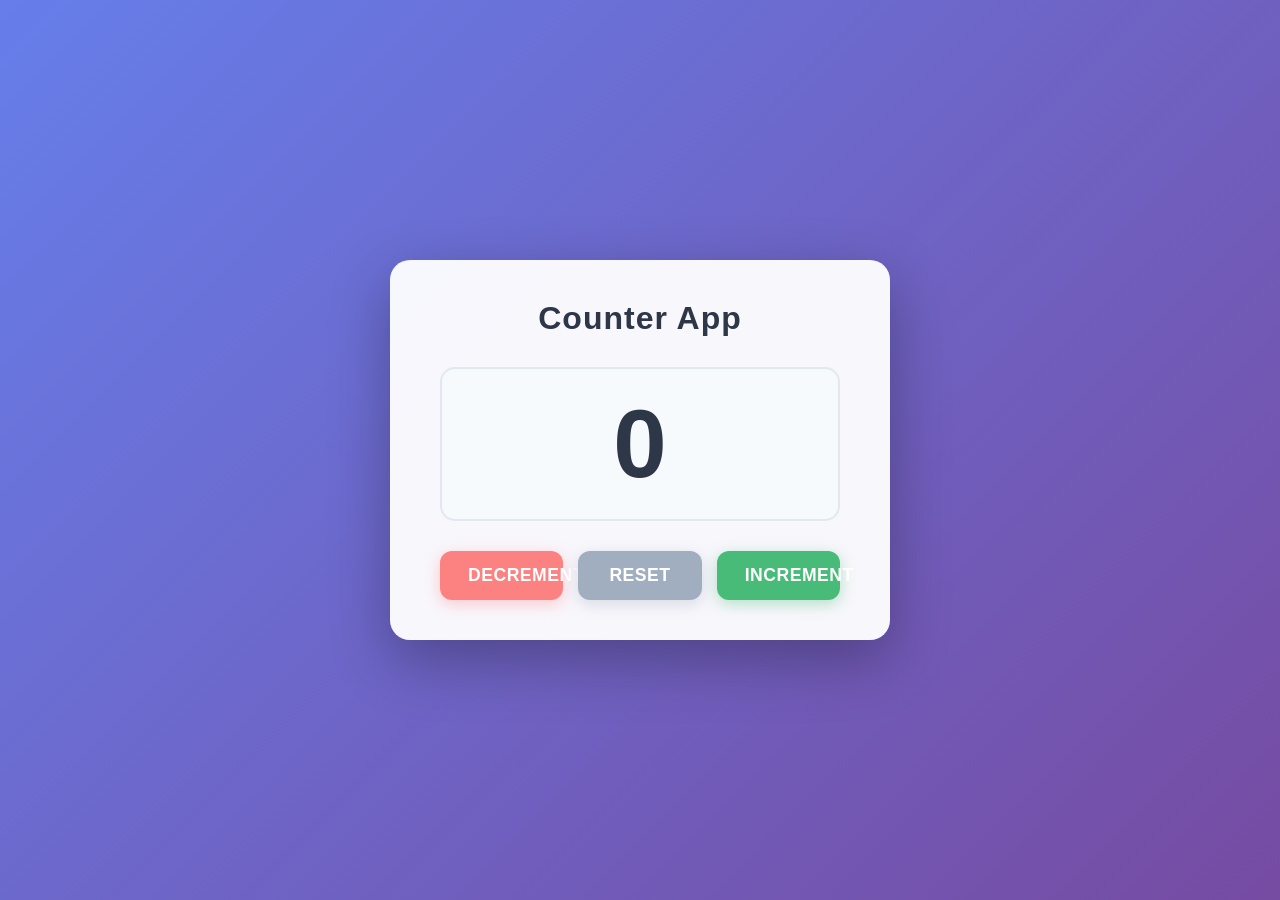
<file: Javascript-assignment/project-01-Counter App/index.html>
<!DOCTYPE html>
<html lang="en">
<head>
    <meta charset="UTF-8" />
    <meta name="viewport" content="width=device-width, initial-scale=1.0" />
    <title>Counter App</title>
    <link rel="stylesheet" href="style.css" />
</head>
<body>
    <div class="counter-container">
        <h1>Counter App</h1>
        <div class="counter-display">
            <span id="counterValue">0</span>
        </div>
        <div class="button-group">
            <button id="decrementBtn" class="btn btn-decrement">Decrement</button>
            <button id="resetBtn" class="btn btn-reset">Reset</button>
            <button id="incrementBtn" class="btn btn-increment">Increment</button>
        </div>
    </div>

    <script src="script.js"></script>
</body>
</html>
</file>
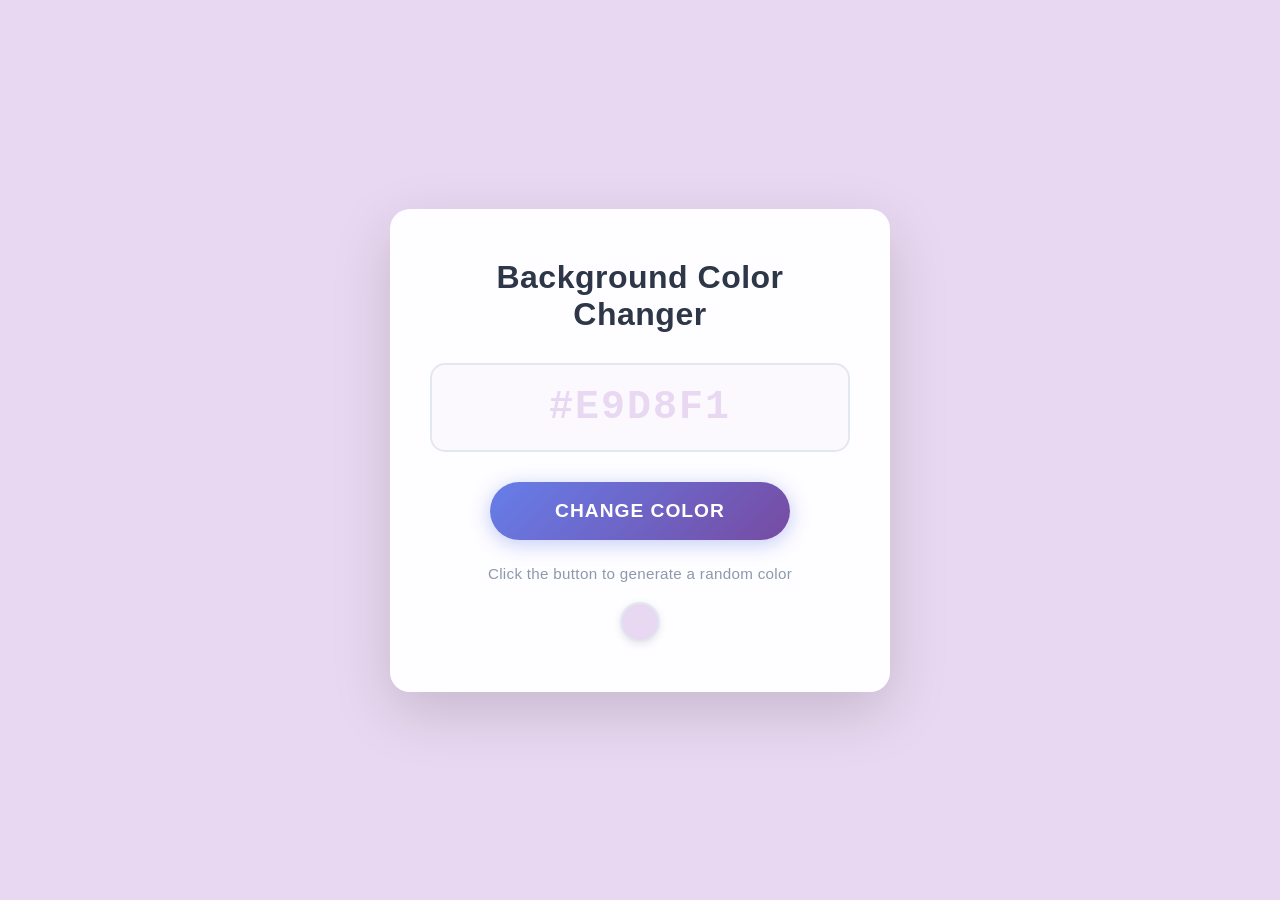
<file: Javascript-assignment/project-02-Background Color Changer/index.html>
<!DOCTYPE html>
<html lang="en">
<head>
    <meta charset="UTF-8" />
    <meta name="viewport" content="width=device-width, initial-scale=1.0" />
    <title>Background Color Changer</title>
    <link rel="stylesheet" href="style.css" />
</head>
<body>
    <div class="container">
        <div class="card">
            <h1>Background Color Changer</h1>
            <div class="color-display">
                <span id="colorCode">#FFFFFF</span>
            </div>
            <button id="changeColorBtn" class="btn">Change Color</button>
            <p class="hint">Click the button to generate a random color</p>
        </div>
    </div>

    <script src="script.js"></script>
</body>
</html>
</file>
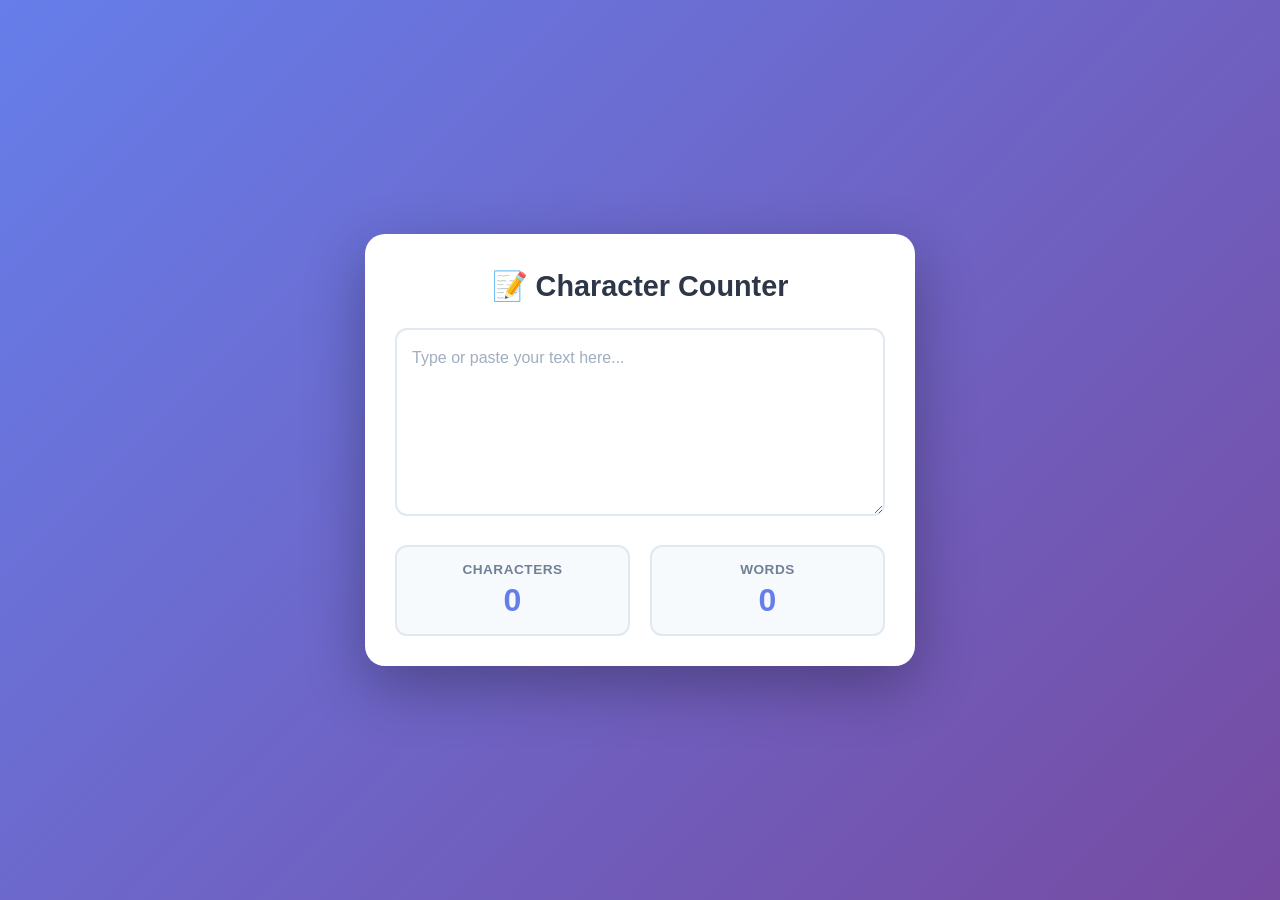
<file: Javascript-assignment/project-03-Character-counter/index.html>
<!DOCTYPE html>
<html lang="en">
<head>
    <meta charset="UTF-8" />
    <meta name="viewport" content="width=device-width, initial-scale=1.0" />
    <title>Character Counter</title>
    <link rel="stylesheet" href="style.css" />
</head>
<body>
    <div class="container">
        <div class="card">
            <h1>📝 Character Counter</h1>
            
            <textarea 
                id="textInput" 
                placeholder="Type or paste your text here..."
                rows="6"
            ></textarea>
            
            <div class="stats">
                <div class="stat-item">
                    <span class="stat-label">Characters</span>
                    <span class="stat-value" id="charCount">0</span>
                </div>
                <div class="stat-item">
                    <span class="stat-label">Words</span>
                    <span class="stat-value" id="wordCount">0</span>
                </div>
            </div>
        </div>
    </div>

    <script src="script.js"></script>
</body>
</html>
</file>
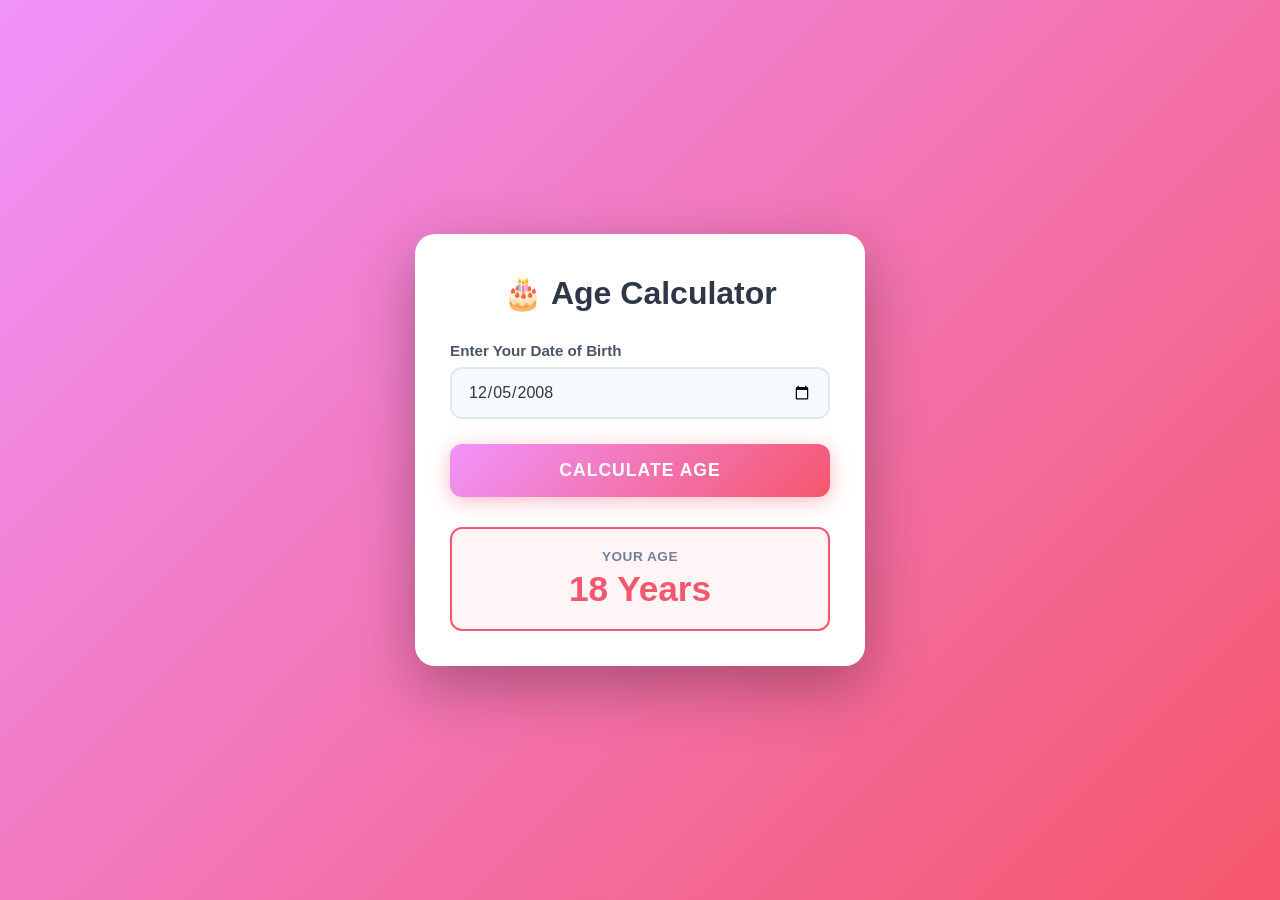
<file: Javascript-assignment/project-04-Age-calculator/index.html>
<!DOCTYPE html>
<html lang="en">
<head>
    <meta charset="UTF-8" />
    <meta name="viewport" content="width=device-width, initial-scale=1.0" />
    <title>Age Calculator</title>
    <link rel="stylesheet" href="style.css" />
</head>
<body>
    <div class="container">
        <div class="card">
            <h1>🎂 Age Calculator</h1>
            
            <div class="input-group">
                <label for="dobInput">Enter Your Date of Birth</label>
                <input type="date" id="dobInput" />
            </div>
            
            <button id="calculateBtn">Calculate Age</button>
            
            <div class="result" id="resultDisplay">
                <span class="result-label">Your Age</span>
                <span class="result-value" id="ageValue">—</span>
            </div>
        </div>
    </div>

    <script src="script.js"></script>
</body>
</html>
</file>
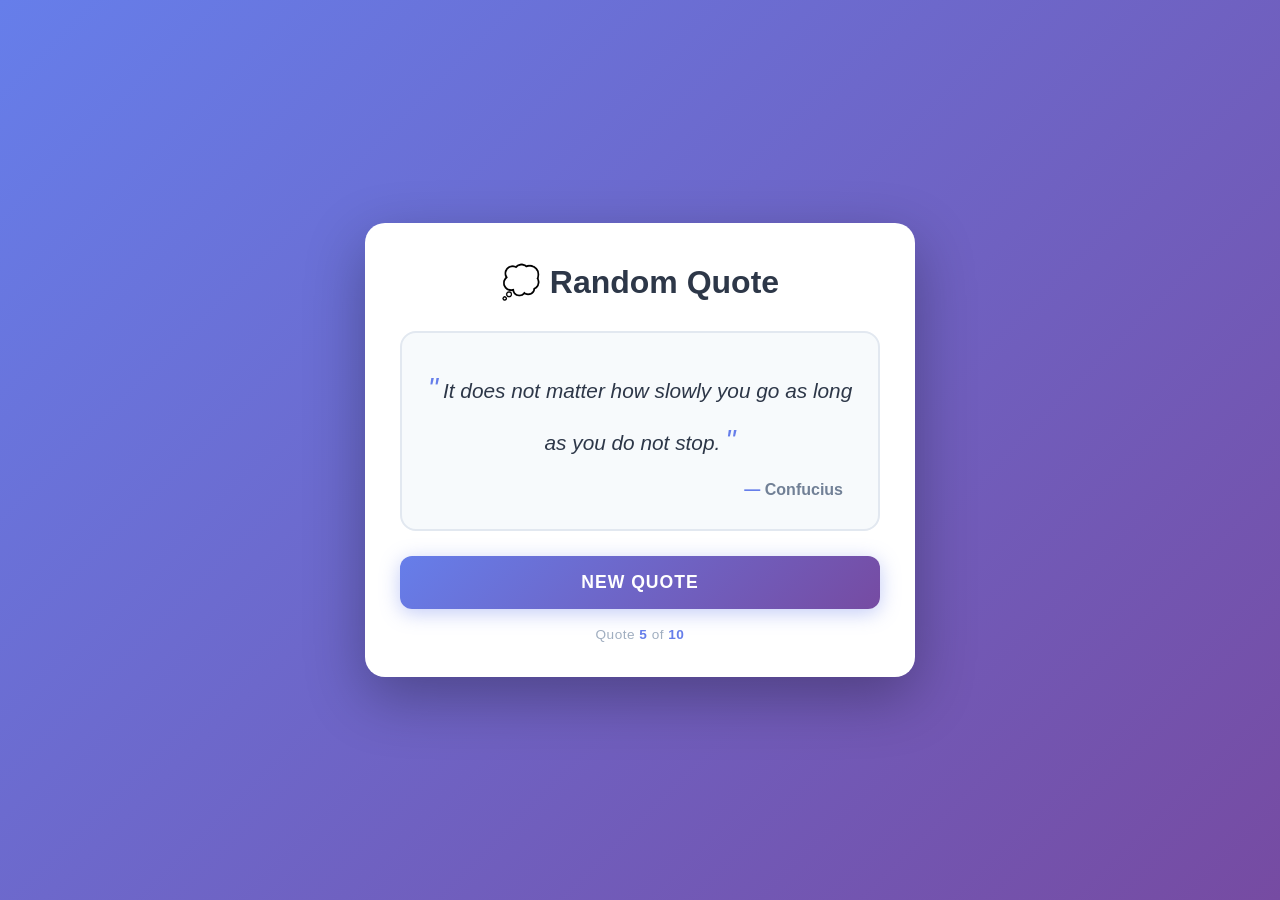
<file: Javascript-assignment/project-05-Random-quote/index.html>
<!DOCTYPE html>
<html lang="en">
<head>
    <meta charset="UTF-8" />
    <meta name="viewport" content="width=device-width, initial-scale=1.0" />
    <title>Random Quote Generator</title>
    <link rel="stylesheet" href="style.css" />
</head>
<body>
    <div class="container">
        <div class="card">
            <h1>💭 Random Quote</h1>
            
            <div class="quote-box">
                <p class="quote-text" id="quoteText">
                    Click the button to get inspired!
                </p>
                <p class="quote-author" id="quoteAuthor">—</p>
            </div>
            
            <button id="newQuoteBtn">New Quote</button>
            
            <p class="counter">Quote <span id="quoteNumber">1</span> of <span id="totalQuotes">0</span></p>
        </div>
    </div>

    <script src="script.js"></script>
</body>
</html>
</file>
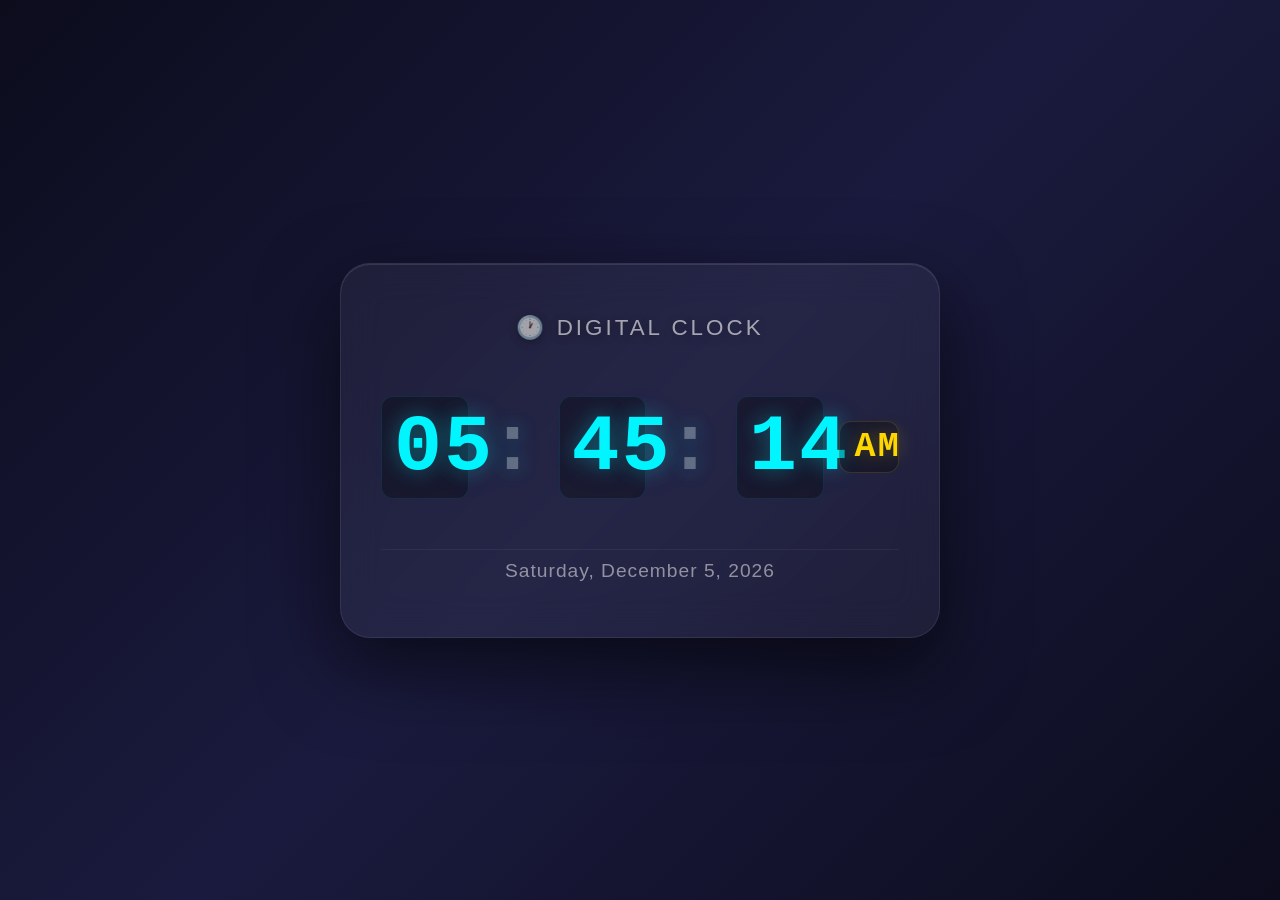
<file: Javascript-assignment/project-06-Digital Clock/index.html>
<!DOCTYPE html>
<html lang="en">
<head>
    <meta charset="UTF-8" />
    <meta name="viewport" content="width=device-width, initial-scale=1.0" />
    <title>Digital Clock</title>
    <link rel="stylesheet" href="style.css" />
</head>
<body>
    <div class="container">
        <div class="card">
            <h1>🕐 Digital Clock</h1>
            
            <div class="clock-display">
                <span id="hours">00</span>
                <span class="separator">:</span>
                <span id="minutes">00</span>
                <span class="separator">:</span>
                <span id="seconds">00</span>
                <span id="meridiem">AM</span>
            </div>
            
            <div class="date-display" id="dateDisplay">
                January 1, 2024
            </div>
        </div>
    </div>

    <script src="script.js"></script>
</body>
</html>
</file>
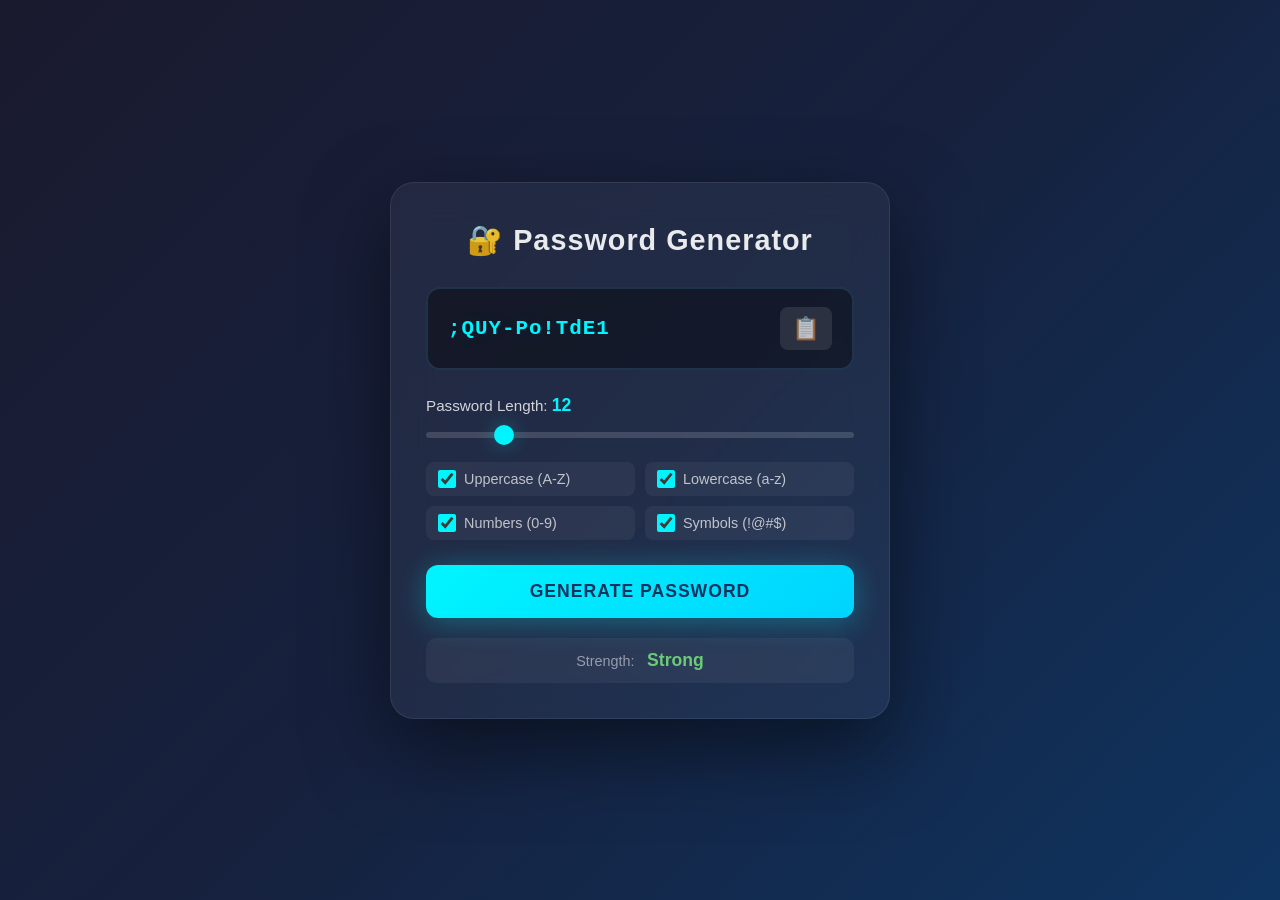
<file: Javascript-assignment/project-07-Password Generator/index.html>
<!DOCTYPE html>
<html lang="en">
<head>
    <meta charset="UTF-8" />
    <meta name="viewport" content="width=device-width, initial-scale=1.0" />
    <title>Password Generator</title>
    <link rel="stylesheet" href="style.css" />
</head>
<body>
    <div class="container">
        <div class="card">
            <h1>🔐 Password Generator</h1>
            
            <div class="password-display">
                <span id="passwordOutput">Click Generate</span>
                <button id="copyBtn" class="copy-btn" title="Copy to clipboard">📋</button>
            </div>
            
            <div class="options">
                <div class="option-group">
                    <label for="lengthSlider">Password Length: <span id="lengthValue">12</span></label>
                    <input type="range" id="lengthSlider" min="8" max="32" value="12" />
                </div>
                
                <div class="checkbox-group">
                    <label>
                        <input type="checkbox" id="includeUppercase" checked />
                        Uppercase (A-Z)
                    </label>
                    <label>
                        <input type="checkbox" id="includeLowercase" checked />
                        Lowercase (a-z)
                    </label>
                    <label>
                        <input type="checkbox" id="includeNumbers" checked />
                        Numbers (0-9)
                    </label>
                    <label>
                        <input type="checkbox" id="includeSymbols" checked />
                        Symbols (!@#$)
                    </label>
                </div>
            </div>
            
            <button id="generateBtn">Generate Password</button>
            
            <div class="strength" id="strengthDisplay">
                <span class="strength-label">Strength:</span>
                <span class="strength-value" id="strengthValue">Strong</span>
            </div>
        </div>
    </div>

    <script src="script.js"></script>
</body>
</html>
</file>
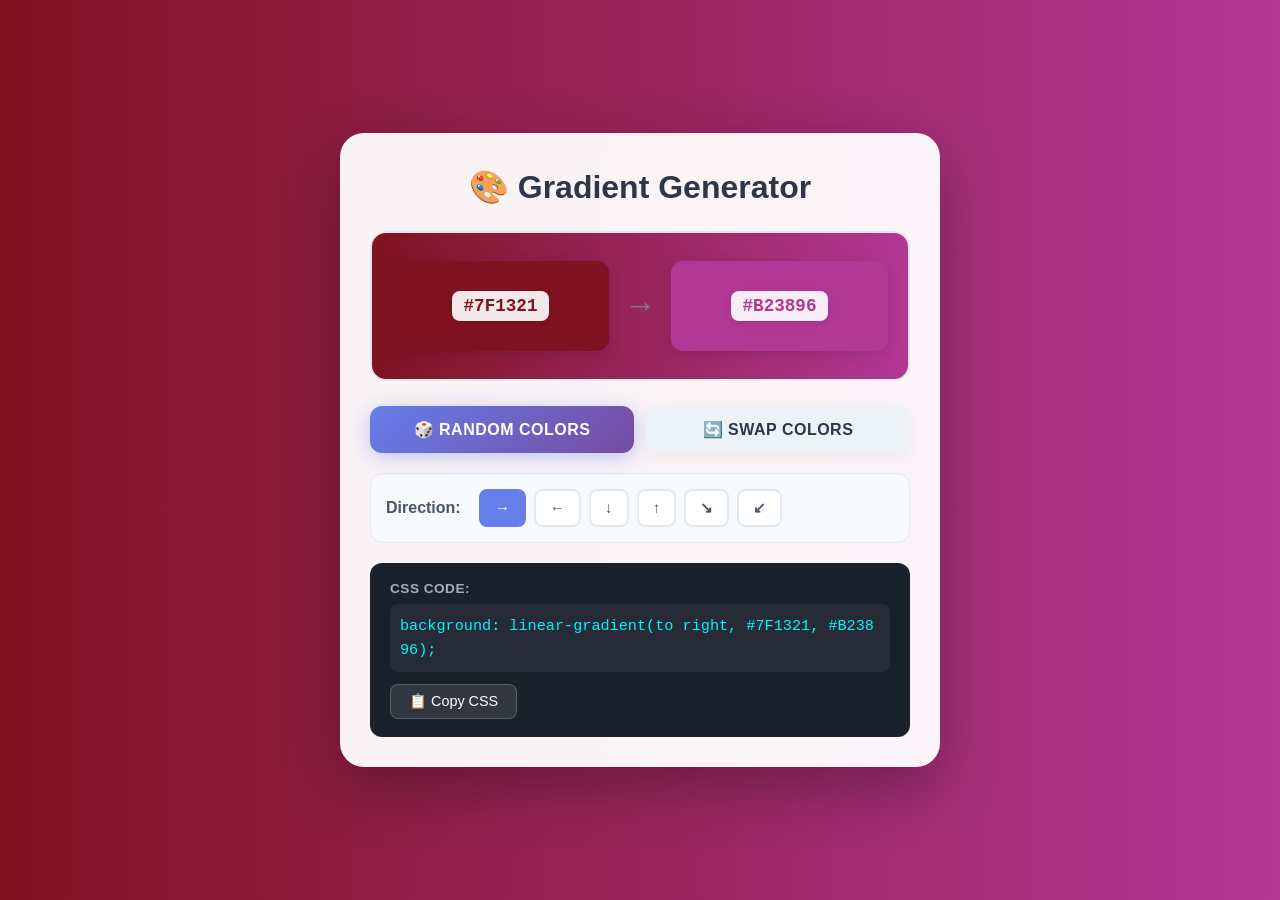
<file: Javascript-assignment/project-08-Gradient Background Generator/index.html>
<!DOCTYPE html>
<html lang="en">
<head>
    <meta charset="UTF-8" />
    <meta name="viewport" content="width=device-width, initial-scale=1.0" />
    <title>Gradient Background Generator</title>
    <link rel="stylesheet" href="style.css" />
</head>
<body>
    <div class="container">
        <div class="card">
            <h1>🎨 Gradient Generator</h1>
            
            <div class="gradient-preview" id="gradientPreview">
                <div class="color-box color1" id="colorBox1">
                    <span id="colorCode1">#ff0000</span>
                </div>
                <div class="gradient-arrow">→</div>
                <div class="color-box color2" id="colorBox2">
                    <span id="colorCode2">#00ff00</span>
                </div>
            </div>
            
            <div class="controls">
                <button id="randomBtn" class="btn btn-primary">🎲 Random Colors</button>
                <button id="swapBtn" class="btn btn-secondary">🔄 Swap Colors</button>
            </div>
            
            <div class="direction-controls">
                <label>Direction:</label>
                <button class="dir-btn active" data-direction="to right">→</button>
                <button class="dir-btn" data-direction="to left">←</button>
                <button class="dir-btn" data-direction="to bottom">↓</button>
                <button class="dir-btn" data-direction="to top">↑</button>
                <button class="dir-btn" data-direction="to bottom right">↘</button>
                <button class="dir-btn" data-direction="to bottom left">↙</button>
            </div>
            
            <div class="css-code">
                <label>CSS Code:</label>
                <div class="code-display" id="cssCode">
                    background: linear-gradient(to right, #ff0000, #00ff00);
                </div>
                <button id="copyCssBtn" class="copy-code-btn">📋 Copy CSS</button>
            </div>
        </div>
    </div>

    <script src="script.js"></script>
</body>
</html>
</file>
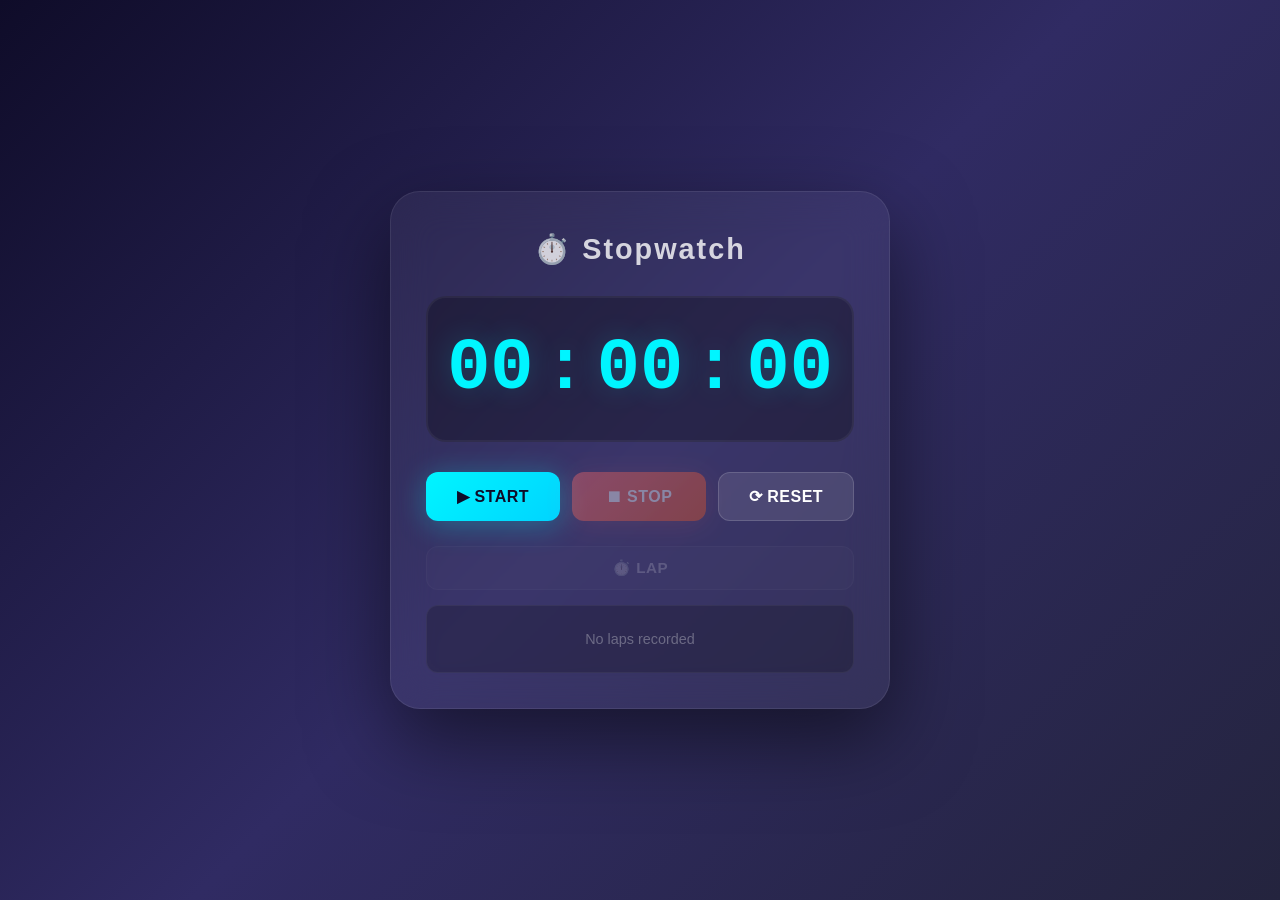
<file: Javascript-assignment/project-09-Stopwatch/index.html>
<!DOCTYPE html>
<html lang="en">
<head>
    <meta charset="UTF-8" />
    <meta name="viewport" content="width=device-width, initial-scale=1.0" />
    <title>Stopwatch</title>
    <link rel="stylesheet" href="style.css" />
</head>
<body>
    <div class="container">
        <div class="card">
            <h1>⏱️ Stopwatch</h1>
            
            <div class="display">
                <span id="hours">00</span>
                <span class="separator">:</span>
                <span id="minutes">00</span>
                <span class="separator">:</span>
                <span id="seconds">00</span>
            </div>
            
            <div class="controls">
                <button id="startBtn" class="btn btn-start">▶ Start</button>
                <button id="stopBtn" class="btn btn-stop">⏹ Stop</button>
                <button id="resetBtn" class="btn btn-reset">⟳ Reset</button>
            </div>
            
            <div class="lap-section">
                <button id="lapBtn" class="btn btn-lap">⏱️ Lap</button>
                <div class="lap-list" id="lapList">
                    <div class="lap-empty">No laps recorded</div>
                </div>
            </div>
        </div>
    </div>

    <script src="script.js"></script>
</body>
</html>
</file>
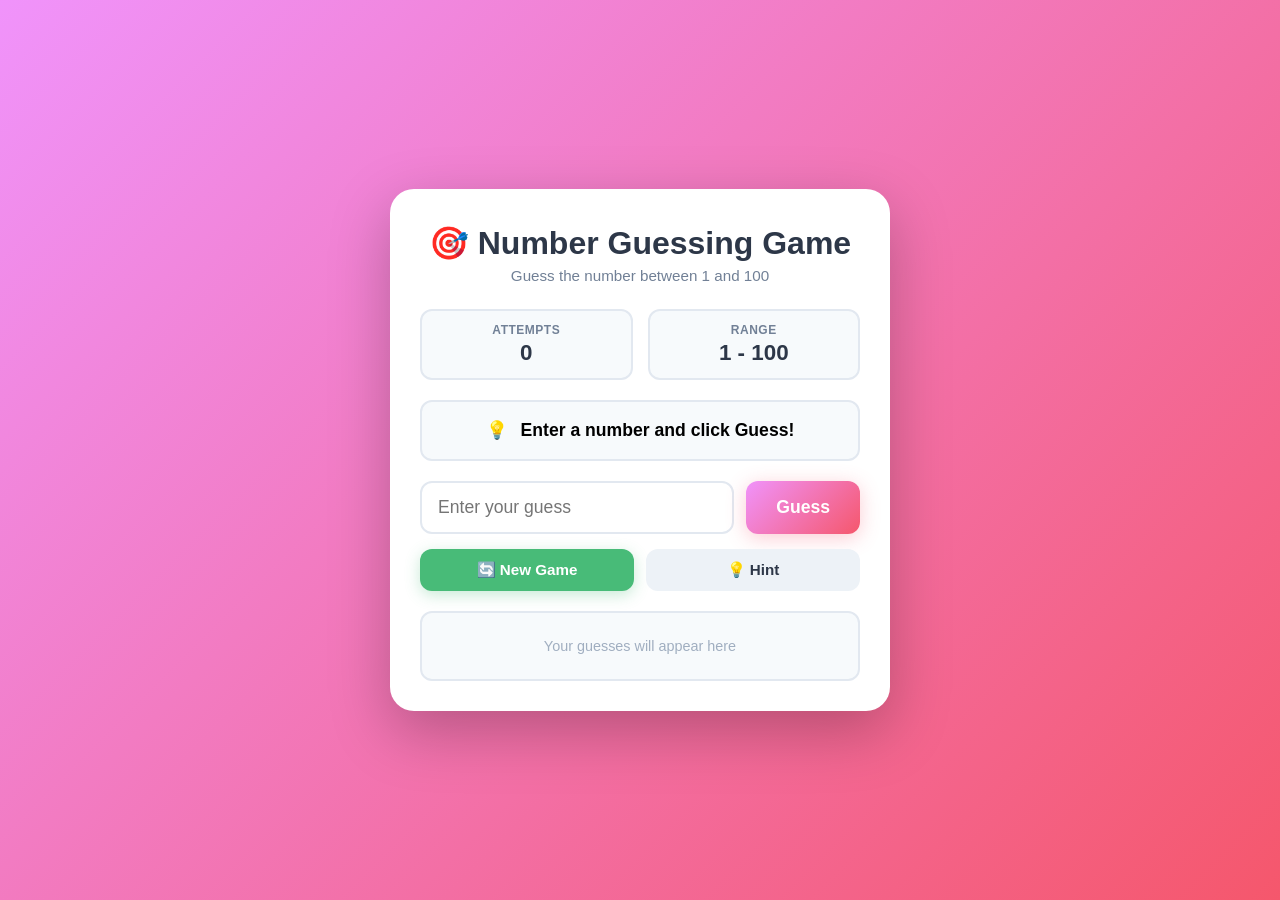
<file: Javascript-assignment/project-10-Number Guessing Game/index.html>
<!DOCTYPE html>
<html lang="en">
<head>
    <meta charset="UTF-8" />
    <meta name="viewport" content="width=device-width, initial-scale=1.0" />
    <title>Number Guessing Game</title>
    <link rel="stylesheet" href="style.css" />
</head>
<body>
    <div class="container">
        <div class="card">
            <h1>🎯 Number Guessing Game</h1>
            <p class="subtitle">Guess the number between 1 and 100</p>
            
            <div class="game-info">
                <div class="info-item">
                    <span class="info-label">Attempts</span>
                    <span class="info-value" id="attempts">0</span>
                </div>
                <div class="info-item">
                    <span class="info-label">Range</span>
                    <span class="info-value" id="rangeDisplay">1 - 100</span>
                </div>
            </div>
            
            <div class="feedback" id="feedback">
                <span class="feedback-icon">💡</span>
                <span class="feedback-text">Enter a number and click Guess!</span>
            </div>
            
            <div class="input-group">
                <input type="number" id="guessInput" placeholder="Enter your guess" min="1" max="100" />
                <button id="guessBtn">Guess</button>
            </div>
            
            <div class="action-buttons">
                <button id="newGameBtn" class="btn-new-game">🔄 New Game</button>
                <button id="hintBtn" class="btn-hint">💡 Hint</button>
            </div>
            
            <div class="history" id="history">
                <div class="history-empty">Your guesses will appear here</div>
            </div>
        </div>
    </div>

    <script src="script.js"></script>
</body>
</html>
</file>
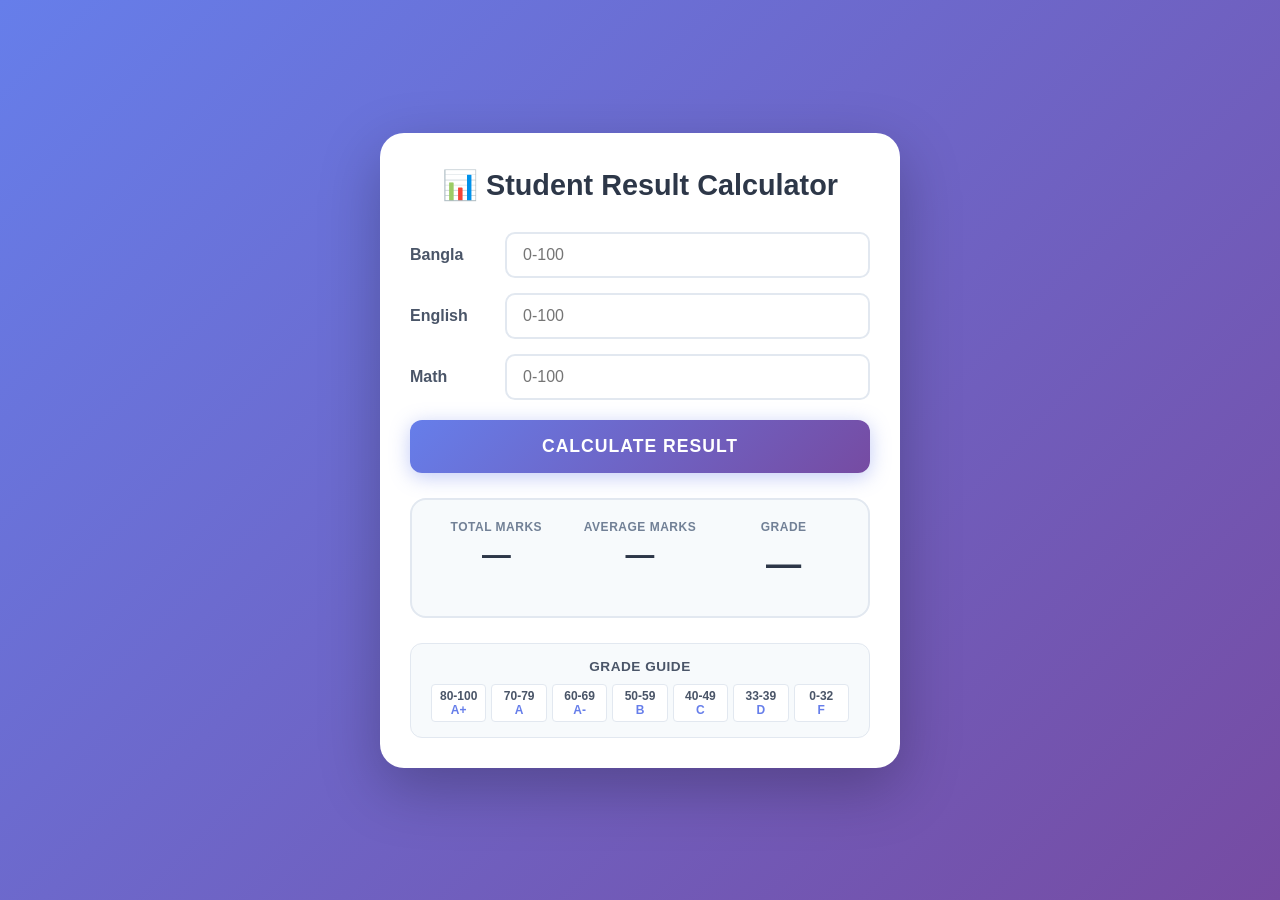
<file: Javascript-assignment/project-11-Student Result Calculator/index.html>
<!DOCTYPE html>
<html lang="en">
<head>
    <meta charset="UTF-8" />
    <meta name="viewport" content="width=device-width, initial-scale=1.0" />
    <title>Student Result Calculator</title>
    <link rel="stylesheet" href="style.css" />
</head>
<body>
    <div class="container">
        <div class="card">
            <h1>📊 Student Result Calculator</h1>
            
            <div class="input-section">
                <div class="input-group">
                    <label for="bangla">Bangla</label>
                    <input type="number" id="bangla" placeholder="0-100" min="0" max="100" />
                </div>
                <div class="input-group">
                    <label for="english">English</label>
                    <input type="number" id="english" placeholder="0-100" min="0" max="100" />
                </div>
                <div class="input-group">
                    <label for="math">Math</label>
                    <input type="number" id="math" placeholder="0-100" min="0" max="100" />
                </div>
            </div>
            
            <button id="calculateBtn">Calculate Result</button>
            
            <div class="result-section" id="resultSection">
                <div class="result-item">
                    <span class="result-label">Total Marks</span>
                    <span class="result-value" id="totalMarks">—</span>
                </div>
                <div class="result-item">
                    <span class="result-label">Average Marks</span>
                    <span class="result-value" id="averageMarks">—</span>
                </div>
                <div class="result-item grade-item">
                    <span class="result-label">Grade</span>
                    <span class="result-value grade-value" id="grade">—</span>
                </div>
            </div>
            
            <div class="grade-guide">
                <h3>Grade Guide</h3>
                <div class="grade-table">
                    <div class="grade-row"><span>80-100</span><span>A+</span></div>
                    <div class="grade-row"><span>70-79</span><span>A</span></div>
                    <div class="grade-row"><span>60-69</span><span>A-</span></div>
                    <div class="grade-row"><span>50-59</span><span>B</span></div>
                    <div class="grade-row"><span>40-49</span><span>C</span></div>
                    <div class="grade-row"><span>33-39</span><span>D</span></div>
                    <div class="grade-row"><span>0-32</span><span>F</span></div>
                </div>
            </div>
        </div>
    </div>

    <script src="script.js"></script>
</body>
</html>
</file>
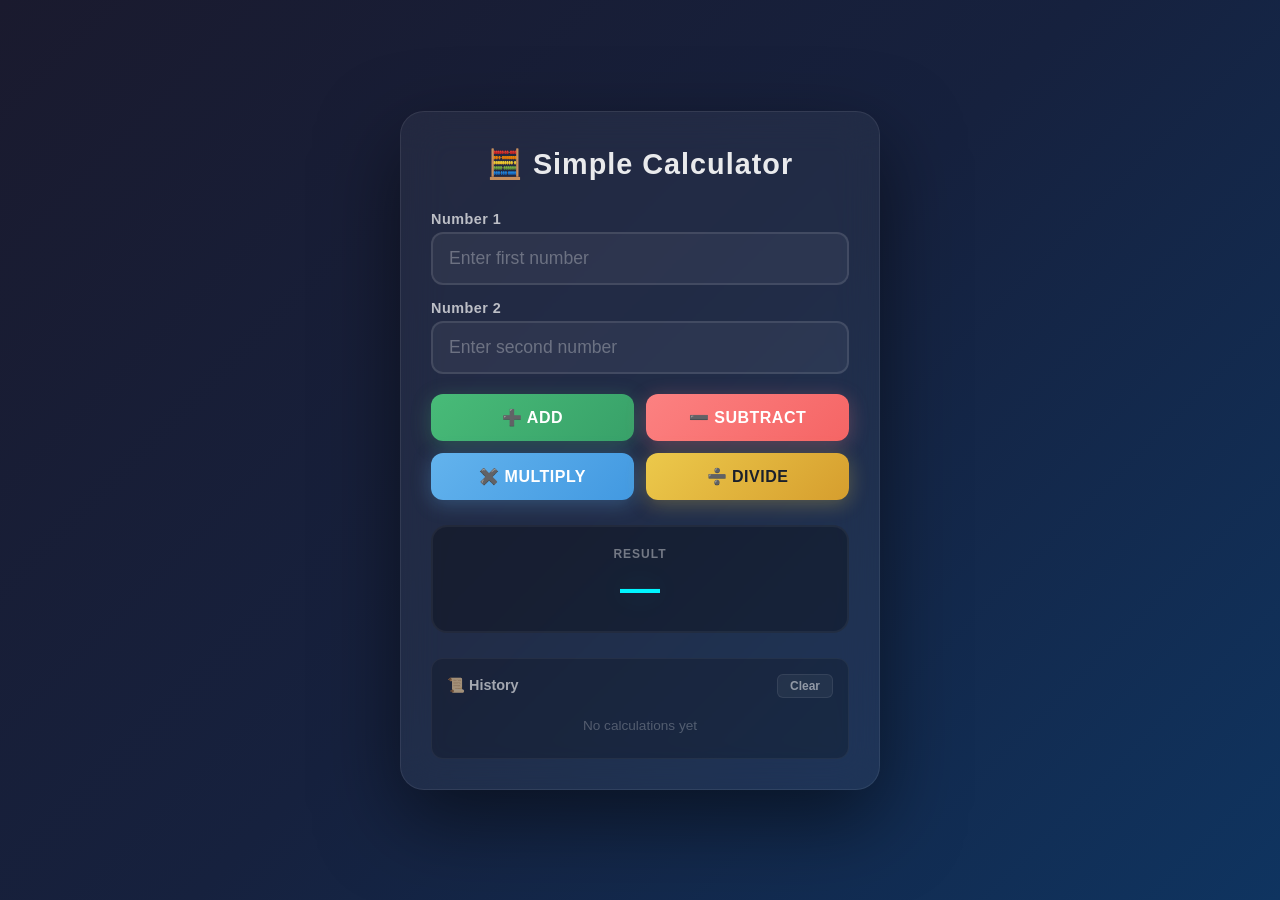
<file: Javascript-assignment/project-12-Simple Calculator/index.html>
<!DOCTYPE html>
<html lang="en">
<head>
    <meta charset="UTF-8" />
    <meta name="viewport" content="width=device-width, initial-scale=1.0" />
    <title>Simple Calculator</title>
    <link rel="stylesheet" href="style.css" />
</head>
<body>
    <div class="container">
        <div class="card">
            <h1>🧮 Simple Calculator</h1>
            
            <div class="input-section">
                <div class="input-group">
                    <label for="num1">Number 1</label>
                    <input type="number" id="num1" placeholder="Enter first number" step="any" />
                </div>
                <div class="input-group">
                    <label for="num2">Number 2</label>
                    <input type="number" id="num2" placeholder="Enter second number" step="any" />
                </div>
            </div>
            
            <div class="button-group">
                <button class="btn-add" id="addBtn">➕ Add</button>
                <button class="btn-subtract" id="subtractBtn">➖ Subtract</button>
                <button class="btn-multiply" id="multiplyBtn">✖️ Multiply</button>
                <button class="btn-divide" id="divideBtn">➗ Divide</button>
            </div>
            
            <div class="result-section" id="resultSection">
                <span class="result-label">Result</span>
                <span class="result-value" id="resultDisplay">—</span>
            </div>
            
            <div class="history-section">
                <div class="history-header">
                    <span>📜 History</span>
                    <button id="clearHistoryBtn" class="clear-history">Clear</button>
                </div>
                <div class="history-list" id="historyList">
                    <div class="history-empty">No calculations yet</div>
                </div>
            </div>
        </div>
    </div>

    <script src="script.js"></script>
</body>
</html>
</file>
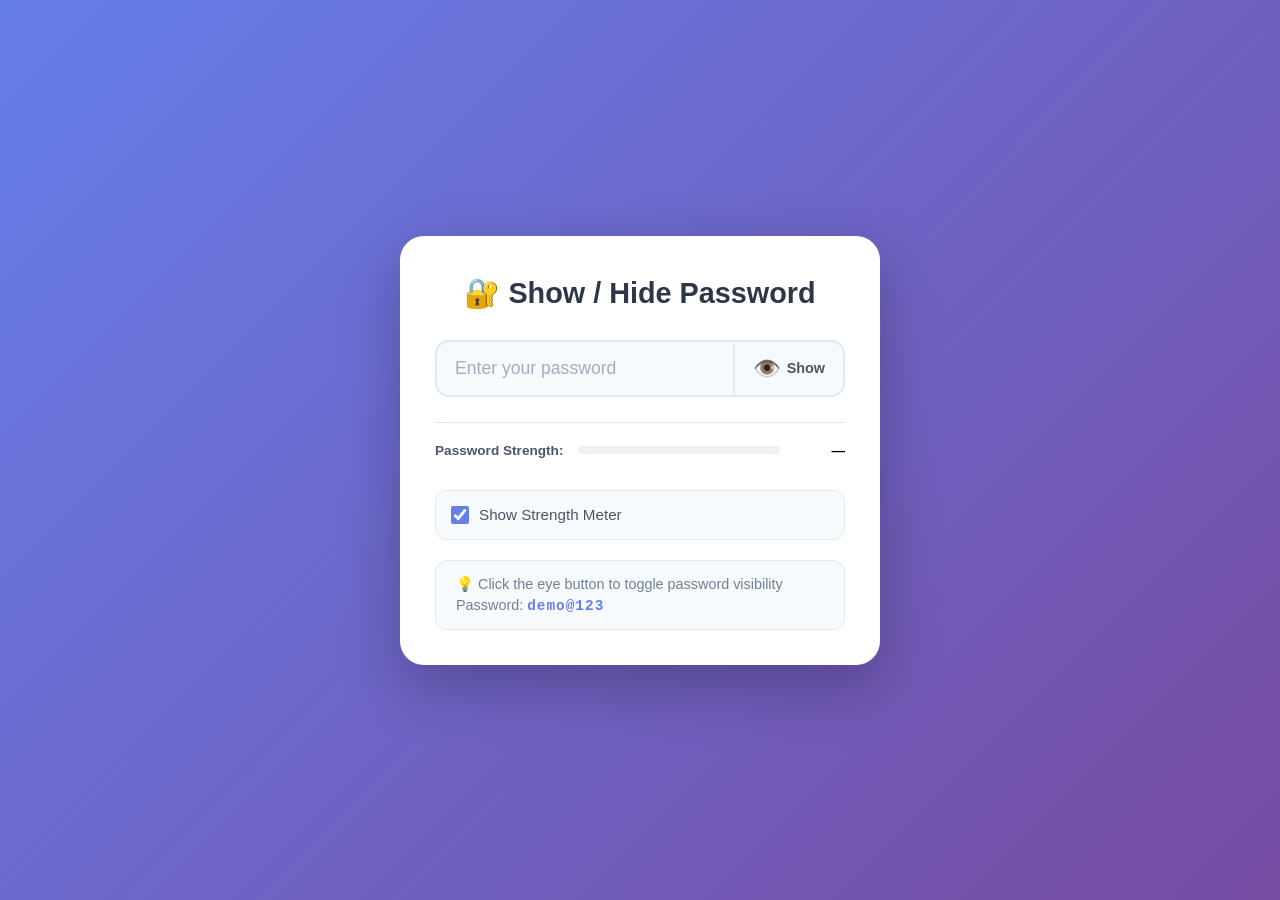
<file: Javascript-assignment/project-13-Show  Hide Password/index.html>
<!DOCTYPE html>
<html lang="en">
<head>
    <meta charset="UTF-8" />
    <meta name="viewport" content="width=device-width, initial-scale=1.0" />
    <title>Show / Hide Password</title>
    <link rel="stylesheet" href="style.css" />
</head>
<body>
    <div class="container">
        <div class="card">
            <h1>🔐 Show / Hide Password</h1>
            
            <div class="password-container">
                <div class="input-wrapper">
                    <input type="password" id="passwordInput" placeholder="Enter your password" />
                    <button id="toggleBtn" class="toggle-btn">
                        <span class="eye-icon" id="eyeIcon">👁️</span>
                        <span class="toggle-text" id="toggleText">Show</span>
                    </button>
                </div>
            </div>
            
            <div class="password-strength" id="strengthSection">
                <span class="strength-label">Password Strength:</span>
                <div class="strength-bar">
                    <div class="strength-fill" id="strengthFill"></div>
                </div>
                <span class="strength-text" id="strengthText">Weak</span>
            </div>
            
            <div class="options">
                <label class="checkbox-label">
                    <input type="checkbox" id="showStrength" checked />
                    Show Strength Meter
                </label>
            </div>
            
            <div class="demo-text">
                <p>💡 Click the eye button to toggle password visibility</p>
                <p class="hint">Password: <span class="demo-password">demo@123</span></p>
            </div>
        </div>
    </div>

    <script src="script.js"></script>
</body>
</html>
</file>
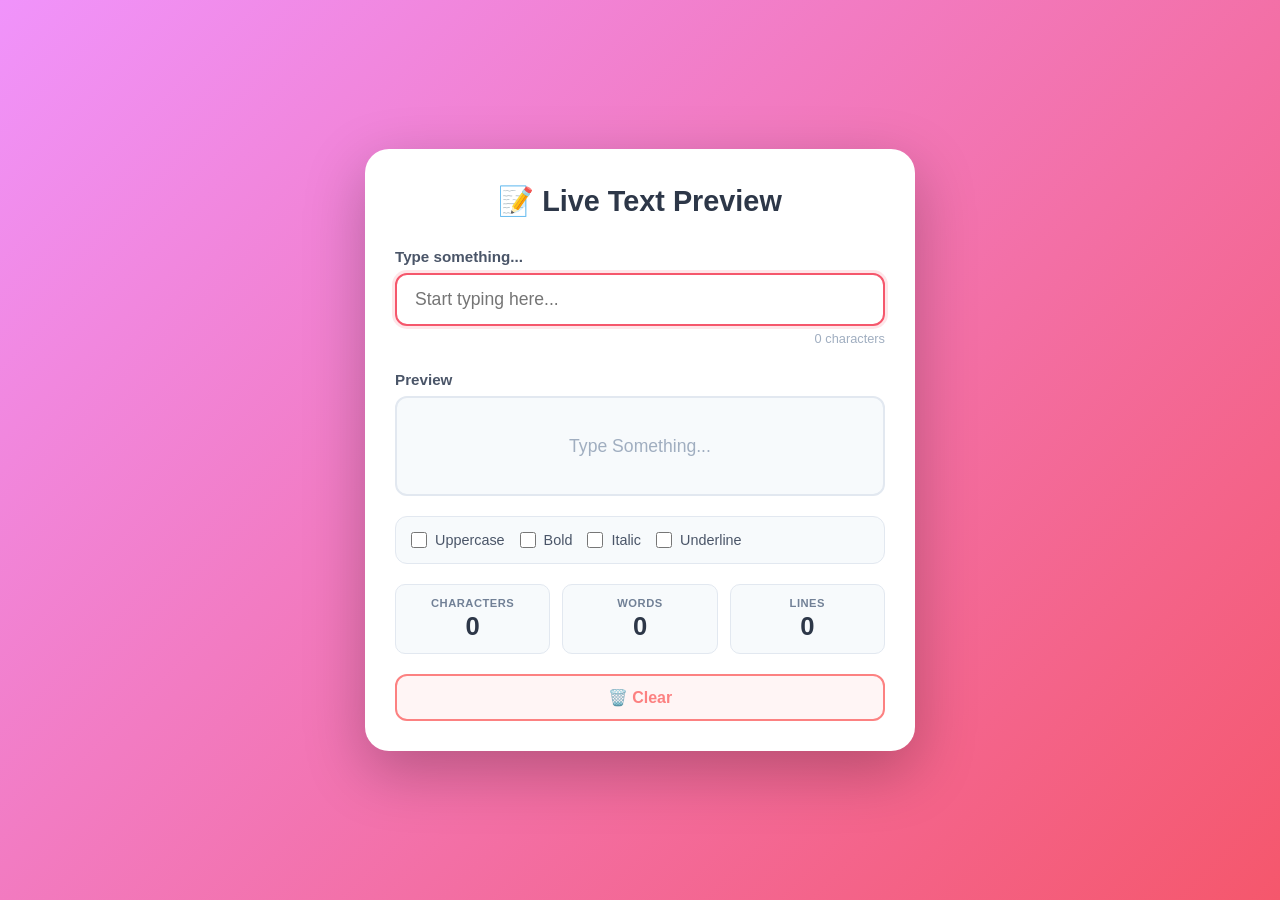
<file: Javascript-assignment/project-14-Live Text Preview/index.html>
<!DOCTYPE html>
<html lang="en">
<head>
    <meta charset="UTF-8" />
    <meta name="viewport" content="width=device-width, initial-scale=1.0" />
    <title>Live Text Preview</title>
    <link rel="stylesheet" href="style.css" />
</head>
<body>
    <div class="container">
        <div class="card">
            <h1>📝 Live Text Preview</h1>
            
            <div class="input-section">
                <label for="textInput">Type something...</label>
                <input type="text" id="textInput" placeholder="Start typing here..." />
                <span class="char-counter" id="charCounter">0 characters</span>
            </div>
            
            <div class="preview-section">
                <label>Preview</label>
                <div class="preview-box" id="previewBox">
                    <span class="preview-placeholder" id="placeholder">Type Something...</span>
                    <span class="preview-text" id="previewText"></span>
                </div>
            </div>
            
            <div class="preview-options">
                <label class="checkbox-label">
                    <input type="checkbox" id="uppercaseCheck" />
                    Uppercase
                </label>
                <label class="checkbox-label">
                    <input type="checkbox" id="boldCheck" />
                    Bold
                </label>
                <label class="checkbox-label">
                    <input type="checkbox" id="italicCheck" />
                    Italic
                </label>
                <label class="checkbox-label">
                    <input type="checkbox" id="underlineCheck" />
                    Underline
                </label>
            </div>
            
            <div class="word-stats">
                <div class="stat-item">
                    <span class="stat-label">Characters</span>
                    <span class="stat-value" id="charCount">0</span>
                </div>
                <div class="stat-item">
                    <span class="stat-label">Words</span>
                    <span class="stat-value" id="wordCount">0</span>
                </div>
                <div class="stat-item">
                    <span class="stat-label">Lines</span>
                    <span class="stat-value" id="lineCount">0</span>
                </div>
            </div>
            
            <button id="clearBtn" class="clear-btn">🗑️ Clear</button>
        </div>
    </div>

    <script src="script.js"></script>
</body>
</html>
</file>
<file: Javascript-assignment/project-01-Counter App/style.css>
/* style.css - Counter App Styling */

* {
    margin: 0;
    padding: 0;
    box-sizing: border-box;
    font-family: 'Segoe UI', Tahoma, Geneva, Verdana, sans-serif;
}

body {
    min-height: 100vh;
    display: flex;
    justify-content: center;
    align-items: center;
    background: linear-gradient(135deg, #667eea 0%, #764ba2 100%);
    padding: 20px;
}

.counter-container {
    background: rgba(255, 255, 255, 0.95);
    border-radius: 20px;
    padding: 40px 50px;
    box-shadow: 0 20px 60px rgba(0, 0, 0, 0.3);
    text-align: center;
    max-width: 500px;
    width: 100%;
    transition: transform 0.3s ease;
}

.counter-container:hover {
    transform: translateY(-5px);
}

h1 {
    color: #2d3748;
    font-size: 2rem;
    font-weight: 600;
    margin-bottom: 30px;
    letter-spacing: 1px;
}

.counter-display {
    background: #f7fafc;
    border-radius: 15px;
    padding: 20px;
    margin-bottom: 30px;
    border: 2px solid #e2e8f0;
}

#counterValue {
    font-size: 6rem;
    font-weight: 700;
    color: #2d3748;
    display: inline-block;
    min-width: 120px;
    transition: color 0.3s ease, transform 0.2s ease;
}

/* Dynamic color based on value (added via JS) */
#counterValue.positive {
    color: #48bb78;
}

#counterValue.negative {
    color: #fc8181;
}

#counterValue.zero {
    color: #2d3748;
}

.button-group {
    display: flex;
    gap: 15px;
    flex-wrap: wrap;
    justify-content: center;
}

.btn {
    padding: 14px 28px;
    font-size: 1.1rem;
    font-weight: 600;
    border: none;
    border-radius: 12px;
    cursor: pointer;
    transition: all 0.3s ease;
    min-width: 120px;
    flex: 1;
    letter-spacing: 0.5px;
    text-transform: uppercase;
}

.btn:active {
    transform: scale(0.95);
}

.btn-increment {
    background: #48bb78;
    color: white;
    box-shadow: 0 4px 15px rgba(72, 187, 120, 0.4);
}

.btn-increment:hover {
    background: #38a169;
    transform: translateY(-2px);
    box-shadow: 0 6px 20px rgba(72, 187, 120, 0.5);
}

.btn-decrement {
    background: #fc8181;
    color: white;
    box-shadow: 0 4px 15px rgba(252, 129, 129, 0.4);
}

.btn-decrement:hover {
    background: #f56565;
    transform: translateY(-2px);
    box-shadow: 0 6px 20px rgba(252, 129, 129, 0.5);
}

.btn-reset {
    background: #a0aec0;
    color: white;
    box-shadow: 0 4px 15px rgba(160, 174, 192, 0.4);
}

.btn-reset:hover {
    background: #718096;
    transform: translateY(-2px);
    box-shadow: 0 6px 20px rgba(160, 174, 192, 0.5);
}

/* Responsive Design */
@media (max-width: 600px) {
    .counter-container {
        padding: 30px 25px;
    }

    #counterValue {
        font-size: 4.5rem;
        min-width: 80px;
    }

    .btn {
        min-width: 90px;
        padding: 12px 18px;
        font-size: 0.95rem;
    }

    h1 {
        font-size: 1.6rem;
    }
}

@media (max-width: 400px) {
    .button-group {
        flex-direction: column;
        gap: 10px;
    }

    .btn {
        width: 100%;
        min-width: unset;
    }

    #counterValue {
        font-size: 3.5rem;
    }
}
</file>
<file: Javascript-assignment/project-02-Background Color Changer/style.css>
/* style.css - Background Color Changer Styling */

* {
    margin: 0;
    padding: 0;
    box-sizing: border-box;
    font-family: 'Segoe UI', Tahoma, Geneva, Verdana, sans-serif;
}

body {
    min-height: 100vh;
    display: flex;
    justify-content: center;
    align-items: center;
    background: #f0f0f0;
    transition: background-color 0.5s ease;
    padding: 20px;
}

.container {
    width: 100%;
    max-width: 500px;
}

.card {
    background: rgba(255, 255, 255, 0.95);
    backdrop-filter: blur(10px);
    border-radius: 20px;
    padding: 50px 40px;
    box-shadow: 0 20px 60px rgba(0, 0, 0, 0.15);
    text-align: center;
    transition: transform 0.3s ease, box-shadow 0.3s ease;
}

.card:hover {
    transform: translateY(-5px);
    box-shadow: 0 25px 70px rgba(0, 0, 0, 0.2);
}

h1 {
    color: #2d3748;
    font-size: 2rem;
    font-weight: 700;
    margin-bottom: 30px;
    letter-spacing: 0.5px;
}

.color-display {
    background: #f7fafc;
    border-radius: 15px;
    padding: 20px;
    margin-bottom: 30px;
    border: 2px solid #e2e8f0;
    transition: all 0.3s ease;
}

#colorCode {
    font-size: 2.5rem;
    font-weight: 700;
    color: #2d3748;
    font-family: 'Courier New', monospace;
    letter-spacing: 2px;
    display: inline-block;
    transition: color 0.3s ease;
}

.btn {
    background: linear-gradient(135deg, #667eea 0%, #764ba2 100%);
    color: white;
    padding: 18px 40px;
    font-size: 1.2rem;
    font-weight: 600;
    border: none;
    border-radius: 50px;
    cursor: pointer;
    transition: all 0.3s ease;
    text-transform: uppercase;
    letter-spacing: 1px;
    box-shadow: 0 4px 20px rgba(102, 126, 234, 0.4);
    width: 100%;
    max-width: 300px;
}

.btn:hover {
    transform: translateY(-3px) scale(1.02);
    box-shadow: 0 8px 30px rgba(102, 126, 234, 0.6);
}

.btn:active {
    transform: translateY(0) scale(0.98);
}

.hint {
    margin-top: 25px;
    color: #718096;
    font-size: 0.95rem;
    opacity: 0.8;
    letter-spacing: 0.3px;
}

/* Animation for color change */
@keyframes pulse {
    0% {
        transform: scale(1);
    }
    50% {
        transform: scale(1.05);
    }
    100% {
        transform: scale(1);
    }
}

.color-display.pulse {
    animation: pulse 0.4s ease;
}

/* Color history preview (optional enhancement) */
.color-history {
    display: flex;
    gap: 10px;
    justify-content: center;
    margin-top: 20px;
    flex-wrap: wrap;
}

.color-dot {
    width: 40px;
    height: 40px;
    border-radius: 50%;
    border: 2px solid #e2e8f0;
    cursor: pointer;
    transition: transform 0.2s ease;
    box-shadow: 0 2px 8px rgba(0, 0, 0, 0.1);
}

.color-dot:hover {
    transform: scale(1.15);
}

/* Responsive Design */
@media (max-width: 600px) {
    .card {
        padding: 35px 25px;
    }

    h1 {
        font-size: 1.6rem;
    }

    #colorCode {
        font-size: 2rem;
    }

    .btn {
        padding: 15px 30px;
        font-size: 1rem;
        max-width: 100%;
    }
}

@media (max-width: 400px) {
    .card {
        padding: 25px 15px;
    }

    h1 {
        font-size: 1.3rem;
        margin-bottom: 20px;
    }

    #colorCode {
        font-size: 1.6rem;
    }

    .btn {
        padding: 12px 20px;
        font-size: 0.9rem;
    }
}
</file>
<file: Javascript-assignment/project-03-Character-counter/style.css>
/* style.css - Character Counter Styling */

* {
    margin: 0;
    padding: 0;
    box-sizing: border-box;
    font-family: 'Segoe UI', Tahoma, Geneva, Verdana, sans-serif;
}

body {
    min-height: 100vh;
    display: flex;
    justify-content: center;
    align-items: center;
    background: linear-gradient(135deg, #667eea 0%, #764ba2 100%);
    padding: 20px;
}

.container {
    width: 100%;
    max-width: 550px;
}

.card {
    background: white;
    border-radius: 20px;
    padding: 35px 30px 30px;
    box-shadow: 0 20px 60px rgba(0, 0, 0, 0.3);
    transition: transform 0.3s ease;
}

.card:hover {
    transform: translateY(-5px);
}

h1 {
    color: #2d3748;
    font-size: 1.8rem;
    text-align: center;
    margin-bottom: 25px;
    font-weight: 700;
}

textarea {
    width: 100%;
    padding: 15px;
    font-size: 1rem;
    border: 2px solid #e2e8f0;
    border-radius: 12px;
    resize: vertical;
    transition: border-color 0.3s ease;
    font-family: inherit;
    line-height: 1.6;
    min-height: 150px;
}

textarea:focus {
    outline: none;
    border-color: #667eea;
    box-shadow: 0 0 0 3px rgba(102, 126, 234, 0.1);
}

textarea::placeholder {
    color: #a0aec0;
}

.stats {
    display: flex;
    gap: 20px;
    margin-top: 25px;
    justify-content: center;
}

.stat-item {
    flex: 1;
    text-align: center;
    padding: 15px 10px;
    background: #f7fafc;
    border-radius: 12px;
    border: 2px solid #e2e8f0;
    transition: all 0.3s ease;
}

.stat-item:hover {
    border-color: #667eea;
    background: #edf2f7;
}

.stat-label {
    display: block;
    font-size: 0.85rem;
    color: #718096;
    font-weight: 600;
    text-transform: uppercase;
    letter-spacing: 0.5px;
    margin-bottom: 5px;
}

.stat-value {
    display: block;
    font-size: 2rem;
    font-weight: 700;
    color: #2d3748;
}

.stat-value.highlight {
    color: #667eea;
}

/* Responsive */
@media (max-width: 480px) {
    .card {
        padding: 25px 18px 20px;
    }

    h1 {
        font-size: 1.4rem;
        margin-bottom: 20px;
    }

    textarea {
        font-size: 0.95rem;
        padding: 12px;
        min-height: 120px;
    }

    .stats {
        gap: 12px;
        flex-wrap: wrap;
    }

    .stat-item {
        flex: 1 1 100px;
        padding: 12px 8px;
    }

    .stat-value {
        font-size: 1.6rem;
    }
}
</file>
<file: Javascript-assignment/project-04-Age-calculator/style.css>
/* style.css - Age Calculator Styling */

* {
    margin: 0;
    padding: 0;
    box-sizing: border-box;
    font-family: 'Segoe UI', Tahoma, Geneva, Verdana, sans-serif;
}

body {
    min-height: 100vh;
    display: flex;
    justify-content: center;
    align-items: center;
    background: linear-gradient(135deg, #f093fb 0%, #f5576c 100%);
    padding: 20px;
}

.container {
    width: 100%;
    max-width: 450px;
}

.card {
    background: white;
    border-radius: 20px;
    padding: 40px 35px 35px;
    box-shadow: 0 20px 60px rgba(0, 0, 0, 0.3);
    text-align: center;
    transition: transform 0.3s ease;
}

.card:hover {
    transform: translateY(-5px);
}

h1 {
    color: #2d3748;
    font-size: 2rem;
    margin-bottom: 30px;
    font-weight: 700;
}

.input-group {
    margin-bottom: 25px;
    text-align: left;
}

label {
    display: block;
    font-size: 0.95rem;
    font-weight: 600;
    color: #4a5568;
    margin-bottom: 8px;
}

input[type="date"] {
    width: 100%;
    padding: 14px 16px;
    font-size: 1rem;
    border: 2px solid #e2e8f0;
    border-radius: 12px;
    transition: border-color 0.3s ease;
    background: #f7fafc;
    color: #2d3748;
}

input[type="date"]:focus {
    outline: none;
    border-color: #f5576c;
    box-shadow: 0 0 0 3px rgba(245, 87, 108, 0.1);
}

button {
    width: 100%;
    padding: 16px;
    font-size: 1.1rem;
    font-weight: 700;
    color: white;
    background: linear-gradient(135deg, #f093fb 0%, #f5576c 100%);
    border: none;
    border-radius: 12px;
    cursor: pointer;
    transition: all 0.3s ease;
    text-transform: uppercase;
    letter-spacing: 1px;
    box-shadow: 0 4px 20px rgba(245, 87, 108, 0.4);
}

button:hover {
    transform: translateY(-3px);
    box-shadow: 0 8px 30px rgba(245, 87, 108, 0.5);
}

button:active {
    transform: translateY(0) scale(0.98);
}

.result {
    margin-top: 30px;
    padding: 20px;
    background: #f7fafc;
    border-radius: 12px;
    border: 2px solid #e2e8f0;
    transition: all 0.3s ease;
}

.result.show {
    border-color: #f5576c;
    background: #fff5f7;
}

.result-label {
    display: block;
    font-size: 0.85rem;
    color: #718096;
    font-weight: 600;
    text-transform: uppercase;
    letter-spacing: 0.5px;
    margin-bottom: 5px;
}

.result-value {
    display: block;
    font-size: 2.2rem;
    font-weight: 700;
    color: #2d3748;
}

.result-value.highlight {
    color: #f5576c;
}

/* Responsive */
@media (max-width: 480px) {
    .card {
        padding: 30px 20px 25px;
    }

    h1 {
        font-size: 1.6rem;
        margin-bottom: 25px;
    }

    input[type="date"] {
        padding: 12px 14px;
        font-size: 0.95rem;
    }

    button {
        padding: 14px;
        font-size: 1rem;
    }

    .result-value {
        font-size: 1.8rem;
    }
}
</file>
<file: Javascript-assignment/project-05-Random-quote/style.css>
/* style.css - Random Quote Generator Styling */

* {
    margin: 0;
    padding: 0;
    box-sizing: border-box;
    font-family: 'Segoe UI', Tahoma, Geneva, Verdana, sans-serif;
}

body {
    min-height: 100vh;
    display: flex;
    justify-content: center;
    align-items: center;
    background: linear-gradient(135deg, #667eea 0%, #764ba2 100%);
    padding: 20px;
}

.container {
    width: 100%;
    max-width: 550px;
}

.card {
    background: white;
    border-radius: 20px;
    padding: 40px 35px 35px;
    box-shadow: 0 20px 60px rgba(0, 0, 0, 0.3);
    text-align: center;
    transition: transform 0.3s ease;
}

.card:hover {
    transform: translateY(-5px);
}

h1 {
    color: #2d3748;
    font-size: 2rem;
    margin-bottom: 30px;
    font-weight: 700;
}

.quote-box {
    background: #f7fafc;
    border-radius: 16px;
    padding: 30px 25px;
    margin-bottom: 25px;
    border: 2px solid #e2e8f0;
    min-height: 160px;
    display: flex;
    flex-direction: column;
    justify-content: center;
    transition: all 0.3s ease;
}

.quote-box.fade {
    opacity: 0.6;
    transform: scale(0.95);
}

.quote-text {
    font-size: 1.3rem;
    line-height: 1.8;
    color: #2d3748;
    font-weight: 500;
    margin-bottom: 15px;
    font-style: italic;
}

.quote-text::before {
    content: '"';
    font-size: 1.8rem;
    color: #667eea;
    margin-right: 5px;
}

.quote-text::after {
    content: '"';
    font-size: 1.8rem;
    color: #667eea;
    margin-left: 5px;
}

.quote-author {
    font-size: 1rem;
    color: #718096;
    font-weight: 600;
    text-align: right;
    padding-right: 10px;
}

.quote-author::before {
    content: "— ";
    color: #667eea;
}

button {
    width: 100%;
    padding: 16px;
    font-size: 1.1rem;
    font-weight: 700;
    color: white;
    background: linear-gradient(135deg, #667eea 0%, #764ba2 100%);
    border: none;
    border-radius: 12px;
    cursor: pointer;
    transition: all 0.3s ease;
    text-transform: uppercase;
    letter-spacing: 1px;
    box-shadow: 0 4px 20px rgba(102, 126, 234, 0.4);
}

button:hover {
    transform: translateY(-3px);
    box-shadow: 0 8px 30px rgba(102, 126, 234, 0.6);
}

button:active {
    transform: translateY(0) scale(0.98);
}

.counter {
    margin-top: 18px;
    font-size: 0.85rem;
    color: #a0aec0;
    font-weight: 500;
    letter-spacing: 0.5px;
}

.counter span {
    font-weight: 700;
    color: #667eea;
}

/* Responsive */
@media (max-width: 480px) {
    .card {
        padding: 30px 20px 25px;
    }

    h1 {
        font-size: 1.6rem;
        margin-bottom: 25px;
    }

    .quote-box {
        padding: 25px 20px;
        min-height: 140px;
    }

    .quote-text {
        font-size: 1.1rem;
        line-height: 1.6;
    }

    .quote-text::before,
    .quote-text::after {
        font-size: 1.4rem;
    }

    button {
        padding: 14px;
        font-size: 1rem;
    }
}
</file>
<file: Javascript-assignment/project-06-Digital Clock/style.css>
/* style.css - Digital Clock Styling */

* {
    margin: 0;
    padding: 0;
    box-sizing: border-box;
    font-family: 'Segoe UI', Tahoma, Geneva, Verdana, sans-serif;
}

body {
    min-height: 100vh;
    display: flex;
    justify-content: center;
    align-items: center;
    background: linear-gradient(135deg, #0c0c1d 0%, #1a1a3e 50%, #0c0c1d 100%);
    padding: 20px;
}

.container {
    width: 100%;
    max-width: 600px;
}

.card {
    background: rgba(255, 255, 255, 0.05);
    backdrop-filter: blur(20px);
    -webkit-backdrop-filter: blur(20px);
    border-radius: 30px;
    padding: 50px 40px 45px;
    box-shadow: 0 30px 80px rgba(0, 0, 0, 0.6),
                inset 0 1px 0 rgba(255, 255, 255, 0.1);
    border: 1px solid rgba(255, 255, 255, 0.08);
    text-align: center;
    transition: transform 0.3s ease;
}

.card:hover {
    transform: translateY(-5px);
}

h1 {
    color: rgba(255, 255, 255, 0.6);
    font-size: 1.4rem;
    font-weight: 500;
    letter-spacing: 3px;
    text-transform: uppercase;
    margin-bottom: 35px;
    text-shadow: 0 2px 10px rgba(0, 0, 0, 0.3);
}

.clock-display {
    display: flex;
    align-items: center;
    justify-content: center;
    gap: 5px;
    font-family: 'Courier New', monospace;
    color: #00f5ff;
    text-shadow: 0 0 20px rgba(0, 245, 255, 0.3),
                 0 0 40px rgba(0, 245, 255, 0.1);
    padding: 20px 0;
}

.clock-display span {
    font-size: 5rem;
    font-weight: 700;
    font-family: 'Courier New', monospace;
    letter-spacing: 2px;
    background: rgba(0, 0, 0, 0.3);
    padding: 5px 12px;
    border-radius: 12px;
    min-width: 80px;
    display: inline-block;
    border: 1px solid rgba(0, 245, 255, 0.1);
}

.separator {
    font-size: 5rem;
    font-weight: 700;
    color: rgba(255, 255, 255, 0.3);
    padding: 0 5px;
    min-width: auto;
    background: transparent !important;
    border: none !important;
    animation: blink 1s step-end infinite;
}

#meridiem {
    font-size: 2.2rem;
    font-weight: 600;
    color: #ffd700;
    text-shadow: 0 0 20px rgba(255, 215, 0, 0.3);
    margin-left: 10px;
    min-width: 60px;
    background: rgba(0, 0, 0, 0.3);
    padding: 5px 15px;
    border-radius: 12px;
    border: 1px solid rgba(255, 215, 0, 0.15);
}

@keyframes blink {
    0%, 100% { opacity: 1; }
    50% { opacity: 0.2; }
}

.date-display {
    margin-top: 30px;
    font-size: 1.2rem;
    color: rgba(255, 255, 255, 0.5);
    letter-spacing: 1px;
    font-weight: 300;
    padding: 10px;
    border-top: 1px solid rgba(255, 255, 255, 0.05);
}

/* Responsive Design */
@media (max-width: 600px) {
    .card {
        padding: 35px 25px 30px;
    }

    .clock-display span {
        font-size: 3.5rem;
        min-width: 55px;
        padding: 3px 8px;
    }

    .separator {
        font-size: 3.5rem;
        padding: 0 3px;
    }

    #meridiem {
        font-size: 1.6rem;
        min-width: 50px;
        padding: 3px 10px;
    }

    h1 {
        font-size: 1.1rem;
        margin-bottom: 25px;
    }

    .date-display {
        font-size: 1rem;
        margin-top: 25px;
    }
}

@media (max-width: 420px) {
    .card {
        padding: 25px 15px 20px;
    }

    .clock-display span {
        font-size: 2.4rem;
        min-width: 40px;
        padding: 2px 5px;
    }

    .separator {
        font-size: 2.4rem;
        padding: 0 2px;
    }

    #meridiem {
        font-size: 1.2rem;
        min-width: 40px;
        padding: 2px 8px;
    }

    .date-display {
        font-size: 0.85rem;
    }
}
</file>
<file: Javascript-assignment/project-07-Password Generator/style.css>
/* style.css - Password Generator Styling */

* {
    margin: 0;
    padding: 0;
    box-sizing: border-box;
    font-family: 'Segoe UI', Tahoma, Geneva, Verdana, sans-serif;
}

body {
    min-height: 100vh;
    display: flex;
    justify-content: center;
    align-items: center;
    background: linear-gradient(135deg, #1a1a2e 0%, #16213e 50%, #0f3460 100%);
    padding: 20px;
}

.container {
    width: 100%;
    max-width: 500px;
}

.card {
    background: rgba(255, 255, 255, 0.05);
    backdrop-filter: blur(20px);
    -webkit-backdrop-filter: blur(20px);
    border-radius: 24px;
    padding: 40px 35px 35px;
    box-shadow: 0 30px 80px rgba(0, 0, 0, 0.5);
    border: 1px solid rgba(255, 255, 255, 0.08);
    transition: transform 0.3s ease;
}

.card:hover {
    transform: translateY(-5px);
}

h1 {
    color: rgba(255, 255, 255, 0.9);
    font-size: 1.8rem;
    text-align: center;
    margin-bottom: 30px;
    font-weight: 700;
    letter-spacing: 1px;
}

.password-display {
    background: rgba(0, 0, 0, 0.4);
    border-radius: 14px;
    padding: 18px 20px;
    margin-bottom: 25px;
    display: flex;
    justify-content: space-between;
    align-items: center;
    border: 2px solid rgba(100, 200, 255, 0.15);
    transition: border-color 0.3s ease;
}

.password-display:hover {
    border-color: rgba(100, 200, 255, 0.3);
}

#passwordOutput {
    color: #00f5ff;
    font-size: 1.3rem;
    font-weight: 600;
    font-family: 'Courier New', monospace;
    word-break: break-all;
    flex: 1;
    letter-spacing: 1px;
    text-shadow: 0 0 20px rgba(0, 245, 255, 0.1);
}

.copy-btn {
    background: rgba(255, 255, 255, 0.1);
    border: none;
    color: rgba(255, 255, 255, 0.7);
    font-size: 1.4rem;
    padding: 8px 12px;
    border-radius: 8px;
    cursor: pointer;
    transition: all 0.3s ease;
    margin-left: 10px;
}

.copy-btn:hover {
    background: rgba(255, 255, 255, 0.2);
    color: white;
    transform: scale(1.05);
}

.copy-btn.copied {
    background: rgba(0, 255, 100, 0.2);
    color: #00ff64;
}

.options {
    margin-bottom: 25px;
}

.option-group {
    margin-bottom: 20px;
}

.option-group label {
    color: rgba(255, 255, 255, 0.8);
    font-size: 0.95rem;
    display: block;
    margin-bottom: 8px;
}

input[type="range"] {
    width: 100%;
    height: 6px;
    background: rgba(255, 255, 255, 0.15);
    border-radius: 3px;
    outline: none;
    -webkit-appearance: none;
}

input[type="range"]::-webkit-slider-thumb {
    -webkit-appearance: none;
    appearance: none;
    width: 20px;
    height: 20px;
    border-radius: 50%;
    background: #00f5ff;
    cursor: pointer;
    box-shadow: 0 0 20px rgba(0, 245, 255, 0.3);
}

input[type="range"]::-moz-range-thumb {
    width: 20px;
    height: 20px;
    border-radius: 50%;
    background: #00f5ff;
    cursor: pointer;
    border: none;
    box-shadow: 0 0 20px rgba(0, 245, 255, 0.3);
}

#lengthValue {
    color: #00f5ff;
    font-weight: 700;
    font-size: 1.1rem;
}

.checkbox-group {
    display: grid;
    grid-template-columns: 1fr 1fr;
    gap: 10px;
}

.checkbox-group label {
    color: rgba(255, 255, 255, 0.7);
    font-size: 0.9rem;
    display: flex;
    align-items: center;
    gap: 8px;
    cursor: pointer;
    padding: 8px 12px;
    background: rgba(255, 255, 255, 0.05);
    border-radius: 8px;
    transition: all 0.3s ease;
}

.checkbox-group label:hover {
    background: rgba(255, 255, 255, 0.1);
}

.checkbox-group input[type="checkbox"] {
    width: 18px;
    height: 18px;
    cursor: pointer;
    accent-color: #00f5ff;
}

button#generateBtn {
    width: 100%;
    padding: 16px;
    font-size: 1.1rem;
    font-weight: 700;
    color: #0f3460;
    background: linear-gradient(135deg, #00f5ff 0%, #00d4ff 100%);
    border: none;
    border-radius: 12px;
    cursor: pointer;
    transition: all 0.3s ease;
    text-transform: uppercase;
    letter-spacing: 1px;
    box-shadow: 0 4px 30px rgba(0, 245, 255, 0.3);
}

button#generateBtn:hover {
    transform: translateY(-3px);
    box-shadow: 0 8px 40px rgba(0, 245, 255, 0.5);
}

button#generateBtn:active {
    transform: translateY(0) scale(0.98);
}

.strength {
    margin-top: 20px;
    text-align: center;
    padding: 12px;
    background: rgba(255, 255, 255, 0.05);
    border-radius: 10px;
}

.strength-label {
    color: rgba(255, 255, 255, 0.5);
    font-size: 0.9rem;
    margin-right: 8px;
}

.strength-value {
    font-weight: 700;
    font-size: 1.1rem;
}

.strength-value.weak {
    color: #ff6b6b;
}

.strength-value.medium {
    color: #ffd93d;
}

.strength-value.strong {
    color: #6bcb77;
}

/* Responsive */
@media (max-width: 480px) {
    .card {
        padding: 30px 20px 25px;
    }

    h1 {
        font-size: 1.5rem;
        margin-bottom: 25px;
    }

    #passwordOutput {
        font-size: 1.1rem;
    }

    .checkbox-group {
        grid-template-columns: 1fr;
    }

    button#generateBtn {
        padding: 14px;
        font-size: 1rem;
    }
}
</file>
<file: Javascript-assignment/project-08-Gradient Background Generator/style.css>
/* style.css - Gradient Background Generator Styling */

* {
    margin: 0;
    padding: 0;
    box-sizing: border-box;
    font-family: 'Segoe UI', Tahoma, Geneva, Verdana, sans-serif;
}

body {
    min-height: 100vh;
    display: flex;
    justify-content: center;
    align-items: center;
    background: linear-gradient(135deg, #667eea 0%, #764ba2 100%);
    padding: 20px;
    transition: background 0.5s ease;
}

.container {
    width: 100%;
    max-width: 600px;
}

.card {
    background: rgba(255, 255, 255, 0.95);
    backdrop-filter: blur(10px);
    border-radius: 24px;
    padding: 35px 30px 30px;
    box-shadow: 0 20px 60px rgba(0, 0, 0, 0.3);
    transition: transform 0.3s ease;
}

.card:hover {
    transform: translateY(-5px);
}

h1 {
    color: #2d3748;
    font-size: 2rem;
    text-align: center;
    margin-bottom: 25px;
    font-weight: 700;
}

.gradient-preview {
    display: flex;
    align-items: center;
    justify-content: center;
    gap: 15px;
    margin-bottom: 25px;
    padding: 20px;
    background: #f7fafc;
    border-radius: 16px;
    border: 2px solid #e2e8f0;
    min-height: 150px;
    transition: background 0.5s ease;
}

.color-box {
    flex: 1;
    padding: 30px 20px;
    border-radius: 12px;
    text-align: center;
    box-shadow: 0 4px 15px rgba(0, 0, 0, 0.1);
    transition: all 0.3s ease;
    min-height: 80px;
    display: flex;
    align-items: center;
    justify-content: center;
}

.color-box span {
    font-weight: 700;
    font-size: 1.1rem;
    font-family: 'Courier New', monospace;
    background: rgba(255, 255, 255, 0.9);
    padding: 5px 12px;
    border-radius: 8px;
    box-shadow: 0 2px 8px rgba(0, 0, 0, 0.1);
}

.color1 {
    background: #ff0000;
}

.color2 {
    background: #00ff00;
}

.gradient-arrow {
    font-size: 2rem;
    color: #718096;
    font-weight: 700;
}

.controls {
    display: flex;
    gap: 12px;
    margin-bottom: 20px;
}

.btn {
    flex: 1;
    padding: 14px;
    font-size: 1rem;
    font-weight: 600;
    border: none;
    border-radius: 12px;
    cursor: pointer;
    transition: all 0.3s ease;
    text-transform: uppercase;
    letter-spacing: 0.5px;
}

.btn-primary {
    background: linear-gradient(135deg, #667eea 0%, #764ba2 100%);
    color: white;
    box-shadow: 0 4px 20px rgba(102, 126, 234, 0.4);
}

.btn-primary:hover {
    transform: translateY(-2px);
    box-shadow: 0 8px 30px rgba(102, 126, 234, 0.6);
}

.btn-secondary {
    background: #edf2f7;
    color: #2d3748;
    box-shadow: 0 4px 15px rgba(0, 0, 0, 0.05);
}

.btn-secondary:hover {
    transform: translateY(-2px);
    background: #e2e8f0;
}

.direction-controls {
    display: flex;
    gap: 8px;
    flex-wrap: wrap;
    margin-bottom: 20px;
    padding: 15px;
    background: #f7fafc;
    border-radius: 12px;
    border: 1px solid #e2e8f0;
}

.direction-controls label {
    font-weight: 600;
    color: #4a5568;
    margin-right: 10px;
    display: flex;
    align-items: center;
}

.dir-btn {
    padding: 8px 14px;
    border: 2px solid #e2e8f0;
    background: white;
    border-radius: 8px;
    cursor: pointer;
    font-weight: 600;
    color: #4a5568;
    transition: all 0.3s ease;
    font-size: 0.95rem;
}

.dir-btn:hover {
    background: #edf2f7;
    border-color: #667eea;
}

.dir-btn.active {
    background: #667eea;
    color: white;
    border-color: #667eea;
}

.css-code {
    background: #1a202c;
    border-radius: 12px;
    padding: 18px 20px;
    position: relative;
}

.css-code label {
    display: block;
    color: #a0aec0;
    font-size: 0.85rem;
    font-weight: 600;
    text-transform: uppercase;
    letter-spacing: 0.5px;
    margin-bottom: 8px;
}

.code-display {
    color: #00f5ff;
    font-family: 'Courier New', monospace;
    font-size: 0.95rem;
    padding: 10px;
    background: rgba(255, 255, 255, 0.05);
    border-radius: 8px;
    word-break: break-all;
    line-height: 1.6;
    margin-bottom: 12px;
}

.copy-code-btn {
    padding: 8px 18px;
    background: rgba(255, 255, 255, 0.1);
    color: white;
    border: 1px solid rgba(255, 255, 255, 0.2);
    border-radius: 8px;
    cursor: pointer;
    font-size: 0.9rem;
    transition: all 0.3s ease;
}

.copy-code-btn:hover {
    background: rgba(255, 255, 255, 0.2);
}

.copy-code-btn.copied {
    background: rgba(0, 255, 100, 0.2);
    border-color: #00ff64;
    color: #00ff64;
}

/* Responsive */
@media (max-width: 550px) {
    .card {
        padding: 25px 18px 20px;
    }

    h1 {
        font-size: 1.6rem;
        margin-bottom: 20px;
    }

    .gradient-preview {
        flex-direction: column;
        gap: 10px;
        min-height: 200px;
        padding: 15px;
    }

    .gradient-arrow {
        transform: rotate(90deg);
    }

    .color-box {
        width: 100%;
        padding: 20px;
        min-height: 60px;
    }

    .controls {
        flex-direction: column;
    }

    .direction-controls {
        justify-content: center;
    }

    .dir-btn {
        padding: 6px 10px;
        font-size: 0.85rem;
    }

    .code-display {
        font-size: 0.8rem;
    }
}

@media (max-width: 400px) {
    .color-box span {
        font-size: 0.85rem;
        padding: 3px 8px;
    }
}
</file>
<file: Javascript-assignment/project-09-Stopwatch/style.css>
/* style.css - Stopwatch Styling */

* {
    margin: 0;
    padding: 0;
    box-sizing: border-box;
    font-family: 'Segoe UI', Tahoma, Geneva, Verdana, sans-serif;
}

body {
    min-height: 100vh;
    display: flex;
    justify-content: center;
    align-items: center;
    background: linear-gradient(135deg, #0f0c29 0%, #302b63 50%, #24243e 100%);
    padding: 20px;
}

.container {
    width: 100%;
    max-width: 500px;
}

.card {
    background: rgba(255, 255, 255, 0.05);
    backdrop-filter: blur(20px);
    -webkit-backdrop-filter: blur(20px);
    border-radius: 30px;
    padding: 40px 35px 35px;
    box-shadow: 0 30px 80px rgba(0, 0, 0, 0.5);
    border: 1px solid rgba(255, 255, 255, 0.08);
    transition: transform 0.3s ease;
}

.card:hover {
    transform: translateY(-5px);
}

h1 {
    color: rgba(255, 255, 255, 0.8);
    font-size: 1.8rem;
    text-align: center;
    margin-bottom: 30px;
    font-weight: 700;
    letter-spacing: 2px;
}

.display {
    display: flex;
    align-items: center;
    justify-content: center;
    gap: 5px;
    padding: 30px 20px;
    margin-bottom: 30px;
    background: rgba(0, 0, 0, 0.3);
    border-radius: 20px;
    border: 2px solid rgba(255, 255, 255, 0.05);
}

.display span {
    font-size: 4.5rem;
    font-weight: 700;
    font-family: 'Courier New', monospace;
    color: #00f5ff;
    text-shadow: 0 0 30px rgba(0, 245, 255, 0.2);
}

.separator {
    font-size: 4.5rem;
    font-weight: 700;
    color: rgba(255, 255, 255, 0.2);
    padding: 0 5px;
    animation: blink 1s step-end infinite;
}

@keyframes blink {
    0%, 100% { opacity: 1; }
    50% { opacity: 0.2; }
}

.controls {
    display: flex;
    gap: 12px;
    margin-bottom: 25px;
}

.btn {
    flex: 1;
    padding: 14px 10px;
    font-size: 1rem;
    font-weight: 700;
    border: none;
    border-radius: 12px;
    cursor: pointer;
    transition: all 0.3s ease;
    text-transform: uppercase;
    letter-spacing: 0.5px;
}

.btn:hover {
    transform: translateY(-2px);
}

.btn:active {
    transform: translateY(0) scale(0.96);
}

.btn-start {
    background: linear-gradient(135deg, #00f5ff 0%, #00d4ff 100%);
    color: #0f0c29;
    box-shadow: 0 4px 30px rgba(0, 245, 255, 0.3);
}

.btn-start:hover {
    box-shadow: 0 8px 40px rgba(0, 245, 255, 0.5);
}

.btn-start:disabled {
    opacity: 0.4;
    cursor: not-allowed;
    transform: none;
}

.btn-stop {
    background: linear-gradient(135deg, #ff6b6b 0%, #ee5a24 100%);
    color: white;
    box-shadow: 0 4px 30px rgba(255, 107, 107, 0.3);
}

.btn-stop:hover {
    box-shadow: 0 8px 40px rgba(255, 107, 107, 0.5);
}

.btn-stop:disabled {
    opacity: 0.4;
    cursor: not-allowed;
    transform: none;
}

.btn-reset {
    background: rgba(255, 255, 255, 0.1);
    color: white;
    border: 1px solid rgba(255, 255, 255, 0.15);
}

.btn-reset:hover {
    background: rgba(255, 255, 255, 0.2);
}

.lap-section {
    margin-top: 10px;
}

.btn-lap {
    width: 100%;
    padding: 12px;
    font-size: 0.95rem;
    font-weight: 600;
    border: none;
    border-radius: 12px;
    cursor: pointer;
    transition: all 0.3s ease;
    text-transform: uppercase;
    letter-spacing: 0.5px;
    background: rgba(255, 255, 255, 0.05);
    color: rgba(255, 255, 255, 0.6);
    border: 1px solid rgba(255, 255, 255, 0.08);
    margin-bottom: 15px;
}

.btn-lap:hover:not(:disabled) {
    background: rgba(255, 255, 255, 0.1);
    color: white;
}

.btn-lap:disabled {
    opacity: 0.3;
    cursor: not-allowed;
}

.lap-list {
    background: rgba(0, 0, 0, 0.2);
    border-radius: 12px;
    padding: 15px;
    max-height: 200px;
    overflow-y: auto;
    border: 1px solid rgba(255, 255, 255, 0.05);
}

.lap-list::-webkit-scrollbar {
    width: 6px;
}

.lap-list::-webkit-scrollbar-track {
    background: rgba(255, 255, 255, 0.05);
    border-radius: 3px;
}

.lap-list::-webkit-scrollbar-thumb {
    background: rgba(255, 255, 255, 0.2);
    border-radius: 3px;
}

.lap-empty {
    color: rgba(255, 255, 255, 0.3);
    text-align: center;
    font-size: 0.9rem;
    padding: 10px 0;
}

.lap-item {
    display: flex;
    justify-content: space-between;
    padding: 8px 12px;
    color: rgba(255, 255, 255, 0.7);
    font-family: 'Courier New', monospace;
    font-size: 0.95rem;
    border-bottom: 1px solid rgba(255, 255, 255, 0.05);
}

.lap-item:last-child {
    border-bottom: none;
}

.lap-item .lap-number {
    color: rgba(255, 255, 255, 0.4);
    font-weight: 600;
}

.lap-item .lap-time {
    color: #00f5ff;
    font-weight: 600;
}

.lap-item .lap-diff {
    color: rgba(255, 255, 255, 0.4);
    font-size: 0.85rem;
}

/* Responsive */
@media (max-width: 550px) {
    .card {
        padding: 30px 20px 25px;
    }

    h1 {
        font-size: 1.5rem;
        margin-bottom: 25px;
    }

    .display span {
        font-size: 3rem;
    }

    .separator {
        font-size: 3rem;
    }

    .controls {
        flex-wrap: wrap;
    }

    .btn {
        flex: 1 1 80px;
        padding: 12px 8px;
        font-size: 0.85rem;
        min-width: 70px;
    }

    .lap-item {
        font-size: 0.85rem;
        padding: 6px 10px;
    }
}

@media (max-width: 400px) {
    .display span {
        font-size: 2.2rem;
    }

    .separator {
        font-size: 2.2rem;
    }

    .btn {
        font-size: 0.75rem;
        padding: 10px 6px;
        min-width: 60px;
    }
}
</file>
<file: Javascript-assignment/project-10-Number Guessing Game/style.css>
/* style.css - Number Guessing Game Styling */

* {
    margin: 0;
    padding: 0;
    box-sizing: border-box;
    font-family: 'Segoe UI', Tahoma, Geneva, Verdana, sans-serif;
}

body {
    min-height: 100vh;
    display: flex;
    justify-content: center;
    align-items: center;
    background: linear-gradient(135deg, #f093fb 0%, #f5576c 100%);
    padding: 20px;
}

.container {
    width: 100%;
    max-width: 500px;
}

.card {
    background: white;
    border-radius: 24px;
    padding: 35px 30px 30px;
    box-shadow: 0 20px 60px rgba(0, 0, 0, 0.25);
    transition: transform 0.3s ease;
}

.card:hover {
    transform: translateY(-5px);
}

h1 {
    color: #2d3748;
    font-size: 2rem;
    text-align: center;
    margin-bottom: 5px;
}

.subtitle {
    text-align: center;
    color: #718096;
    font-size: 0.95rem;
    margin-bottom: 25px;
}

.game-info {
    display: flex;
    gap: 15px;
    margin-bottom: 20px;
}

.info-item {
    flex: 1;
    text-align: center;
    padding: 12px;
    background: #f7fafc;
    border-radius: 12px;
    border: 2px solid #e2e8f0;
}

.info-label {
    display: block;
    font-size: 0.75rem;
    color: #718096;
    text-transform: uppercase;
    letter-spacing: 0.5px;
    font-weight: 600;
}

.info-value {
    display: block;
    font-size: 1.4rem;
    font-weight: 700;
    color: #2d3748;
    margin-top: 3px;
}

.feedback {
    padding: 18px 20px;
    border-radius: 12px;
    margin-bottom: 20px;
    text-align: center;
    font-weight: 600;
    font-size: 1.1rem;
    transition: all 0.3s ease;
    background: #f7fafc;
    border: 2px solid #e2e8f0;
}

.feedback.success {
    background: #c6f6d5;
    border-color: #48bb78;
    color: #276749;
}

.feedback.error {
    background: #fed7d7;
    border-color: #fc8181;
    color: #9b2c2c;
}

.feedback.warning {
    background: #fefcbf;
    border-color: #ecc94b;
    color: #744210;
}

.feedback.info {
    background: #bee3f8;
    border-color: #63b3ed;
    color: #2a4365;
}

.feedback-icon {
    margin-right: 8px;
}

.input-group {
    display: flex;
    gap: 12px;
    margin-bottom: 15px;
}

.input-group input {
    flex: 1;
    padding: 14px 16px;
    font-size: 1.1rem;
    border: 2px solid #e2e8f0;
    border-radius: 12px;
    outline: none;
    transition: border-color 0.3s ease;
}

.input-group input:focus {
    border-color: #f5576c;
    box-shadow: 0 0 0 3px rgba(245, 87, 108, 0.1);
}

.input-group input:disabled {
    background: #f7fafc;
    cursor: not-allowed;
}

.input-group button {
    padding: 14px 30px;
    font-size: 1.1rem;
    font-weight: 700;
    color: white;
    background: linear-gradient(135deg, #f093fb 0%, #f5576c 100%);
    border: none;
    border-radius: 12px;
    cursor: pointer;
    transition: all 0.3s ease;
    box-shadow: 0 4px 20px rgba(245, 87, 108, 0.3);
    white-space: nowrap;
}

.input-group button:hover:not(:disabled) {
    transform: translateY(-2px);
    box-shadow: 0 8px 30px rgba(245, 87, 108, 0.4);
}

.input-group button:disabled {
    opacity: 0.4;
    cursor: not-allowed;
    transform: none;
}

.action-buttons {
    display: flex;
    gap: 12px;
    margin-bottom: 20px;
}

.btn-new-game, .btn-hint {
    flex: 1;
    padding: 12px;
    font-size: 0.95rem;
    font-weight: 600;
    border: none;
    border-radius: 12px;
    cursor: pointer;
    transition: all 0.3s ease;
}

.btn-new-game {
    background: #48bb78;
    color: white;
    box-shadow: 0 4px 15px rgba(72, 187, 120, 0.3);
}

.btn-new-game:hover {
    transform: translateY(-2px);
    box-shadow: 0 8px 25px rgba(72, 187, 120, 0.4);
}

.btn-hint {
    background: #edf2f7;
    color: #2d3748;
}

.btn-hint:hover {
    transform: translateY(-2px);
    background: #e2e8f0;
}

.history {
    background: #f7fafc;
    border-radius: 12px;
    padding: 15px;
    max-height: 180px;
    overflow-y: auto;
    border: 2px solid #e2e8f0;
}

.history::-webkit-scrollbar {
    width: 6px;
}

.history::-webkit-scrollbar-track {
    background: #e2e8f0;
    border-radius: 3px;
}

.history::-webkit-scrollbar-thumb {
    background: #a0aec0;
    border-radius: 3px;
}

.history-empty {
    color: #a0aec0;
    text-align: center;
    font-size: 0.9rem;
    padding: 10px 0;
}

.history-item {
    display: flex;
    justify-content: space-between;
    padding: 8px 12px;
    border-bottom: 1px solid #e2e8f0;
    font-size: 0.95rem;
}

.history-item:last-child {
    border-bottom: none;
}

.history-item .guess-number {
    font-weight: 700;
    color: #2d3748;
}

.history-item .guess-result {
    font-weight: 600;
}

.history-item .guess-result.high {
    color: #fc8181;
}

.history-item .guess-result.low {
    color: #63b3ed;
}

.history-item .guess-result.correct {
    color: #48bb78;
}

.history-item .guess-attempt {
    color: #a0aec0;
    font-size: 0.85rem;
}

/* Responsive */
@media (max-width: 480px) {
    .card {
        padding: 25px 18px 20px;
    }

    h1 {
        font-size: 1.6rem;
    }

    .game-info {
        flex-direction: column;
        gap: 8px;
    }

    .input-group {
        flex-direction: column;
    }

    .input-group button {
        padding: 14px;
    }

    .action-buttons {
        flex-direction: column;
    }

    .feedback {
        font-size: 1rem;
        padding: 15px;
    }

    .history-item {
        font-size: 0.85rem;
        padding: 6px 10px;
    }
}
</file>
<file: Javascript-assignment/project-11-Student Result Calculator/style.css>
/* style.css - Student Result Calculator Styling */

* {
    margin: 0;
    padding: 0;
    box-sizing: border-box;
    font-family: 'Segoe UI', Tahoma, Geneva, Verdana, sans-serif;
}

body {
    min-height: 100vh;
    display: flex;
    justify-content: center;
    align-items: center;
    background: linear-gradient(135deg, #667eea 0%, #764ba2 100%);
    padding: 20px;
}

.container {
    width: 100%;
    max-width: 520px;
}

.card {
    background: white;
    border-radius: 24px;
    padding: 35px 30px 30px;
    box-shadow: 0 20px 60px rgba(0, 0, 0, 0.25);
    transition: transform 0.3s ease;
}

.card:hover {
    transform: translateY(-5px);
}

h1 {
    color: #2d3748;
    font-size: 1.8rem;
    text-align: center;
    margin-bottom: 30px;
    font-weight: 700;
}

.input-section {
    display: flex;
    flex-direction: column;
    gap: 15px;
    margin-bottom: 20px;
}

.input-group {
    display: flex;
    align-items: center;
    gap: 15px;
}

.input-group label {
    width: 80px;
    font-weight: 600;
    color: #4a5568;
    font-size: 1rem;
}

.input-group input {
    flex: 1;
    padding: 12px 16px;
    font-size: 1rem;
    border: 2px solid #e2e8f0;
    border-radius: 10px;
    outline: none;
    transition: border-color 0.3s ease;
}

.input-group input:focus {
    border-color: #667eea;
    box-shadow: 0 0 0 3px rgba(102, 126, 234, 0.1);
}

.input-group input.error {
    border-color: #fc8181;
    background: #fff5f5;
}

button#calculateBtn {
    width: 100%;
    padding: 16px;
    font-size: 1.1rem;
    font-weight: 700;
    color: white;
    background: linear-gradient(135deg, #667eea 0%, #764ba2 100%);
    border: none;
    border-radius: 12px;
    cursor: pointer;
    transition: all 0.3s ease;
    text-transform: uppercase;
    letter-spacing: 1px;
    box-shadow: 0 4px 20px rgba(102, 126, 234, 0.4);
    margin-bottom: 25px;
}

button#calculateBtn:hover {
    transform: translateY(-3px);
    box-shadow: 0 8px 30px rgba(102, 126, 234, 0.6);
}

button#calculateBtn:active {
    transform: translateY(0) scale(0.98);
}

.result-section {
    display: grid;
    grid-template-columns: 1fr 1fr 1fr;
    gap: 15px;
    margin-bottom: 25px;
    padding: 20px;
    background: #f7fafc;
    border-radius: 16px;
    border: 2px solid #e2e8f0;
    min-height: 120px;
    transition: all 0.3s ease;
}

.result-section.show {
    border-color: #667eea;
    background: #f0f4ff;
}

.result-item {
    text-align: center;
}

.result-label {
    display: block;
    font-size: 0.75rem;
    color: #718096;
    text-transform: uppercase;
    letter-spacing: 0.5px;
    font-weight: 600;
    margin-bottom: 5px;
}

.result-value {
    display: block;
    font-size: 1.8rem;
    font-weight: 700;
    color: #2d3748;
}

.result-value.highlight {
    color: #667eea;
}

.grade-item {
    grid-column: span 1;
}

.grade-value {
    font-size: 2.2rem;
    font-weight: 800;
    padding: 5px 15px;
    border-radius: 8px;
    display: inline-block;
}

.grade-value.Aplus { color: #48bb78; }
.grade-value.A { color: #68d391; }
.grade-value.Aminus { color: #4fd1c5; }
.grade-value.B { color: #63b3ed; }
.grade-value.C { color: #ecc94b; }
.grade-value.D { color: #ed8936; }
.grade-value.F { color: #fc8181; }

.grade-guide {
    background: #f7fafc;
    border-radius: 12px;
    padding: 15px 20px;
    border: 1px solid #e2e8f0;
}

.grade-guide h3 {
    color: #4a5568;
    font-size: 0.85rem;
    text-transform: uppercase;
    letter-spacing: 0.5px;
    margin-bottom: 10px;
    text-align: center;
}

.grade-table {
    display: grid;
    grid-template-columns: repeat(7, 1fr);
    gap: 5px;
}

.grade-row {
    text-align: center;
    font-size: 0.75rem;
    padding: 4px 0;
    background: white;
    border-radius: 4px;
    border: 1px solid #e2e8f0;
}

.grade-row span:first-child {
    display: block;
    font-weight: 600;
    color: #4a5568;
}

.grade-row span:last-child {
    display: block;
    font-weight: 700;
    color: #667eea;
}

/* Responsive */
@media (max-width: 500px) {
    .card {
        padding: 25px 18px 20px;
    }

    h1 {
        font-size: 1.5rem;
        margin-bottom: 25px;
    }

    .input-group {
        flex-direction: column;
        align-items: stretch;
        gap: 5px;
    }

    .input-group label {
        width: auto;
        font-size: 0.9rem;
    }

    .result-section {
        grid-template-columns: 1fr;
        gap: 10px;
        padding: 15px;
    }

    .grade-item {
        grid-column: span 1;
    }

    .result-value {
        font-size: 1.5rem;
    }

    .grade-value {
        font-size: 1.8rem;
    }

    .grade-table {
        grid-template-columns: repeat(4, 1fr);
    }

    button#calculateBtn {
        padding: 14px;
        font-size: 1rem;
    }
}

@media (max-width: 380px) {
    .grade-table {
        grid-template-columns: repeat(2, 1fr);
    }
}
</file>
<file: Javascript-assignment/project-12-Simple Calculator/style.css>
/* style.css - Simple Calculator Styling */

* {
    margin: 0;
    padding: 0;
    box-sizing: border-box;
    font-family: 'Segoe UI', Tahoma, Geneva, Verdana, sans-serif;
}

body {
    min-height: 100vh;
    display: flex;
    justify-content: center;
    align-items: center;
    background: linear-gradient(135deg, #1a1a2e 0%, #16213e 50%, #0f3460 100%);
    padding: 20px;
}

.container {
    width: 100%;
    max-width: 480px;
}

.card {
    background: rgba(255, 255, 255, 0.05);
    backdrop-filter: blur(20px);
    -webkit-backdrop-filter: blur(20px);
    border-radius: 24px;
    padding: 35px 30px 30px;
    box-shadow: 0 30px 80px rgba(0, 0, 0, 0.5);
    border: 1px solid rgba(255, 255, 255, 0.08);
    transition: transform 0.3s ease;
}

.card:hover {
    transform: translateY(-5px);
}

h1 {
    color: rgba(255, 255, 255, 0.9);
    font-size: 1.8rem;
    text-align: center;
    margin-bottom: 30px;
    font-weight: 700;
    letter-spacing: 1px;
}

.input-section {
    display: flex;
    flex-direction: column;
    gap: 15px;
    margin-bottom: 20px;
}

.input-group {
    display: flex;
    flex-direction: column;
    gap: 5px;
}

.input-group label {
    color: rgba(255, 255, 255, 0.7);
    font-weight: 600;
    font-size: 0.9rem;
    letter-spacing: 0.5px;
}

.input-group input {
    padding: 14px 16px;
    font-size: 1.1rem;
    border: 2px solid rgba(255, 255, 255, 0.1);
    border-radius: 12px;
    background: rgba(255, 255, 255, 0.05);
    color: white;
    outline: none;
    transition: all 0.3s ease;
}

.input-group input::placeholder {
    color: rgba(255, 255, 255, 0.3);
}

.input-group input:focus {
    border-color: #667eea;
    background: rgba(255, 255, 255, 0.08);
    box-shadow: 0 0 0 3px rgba(102, 126, 234, 0.15);
}

.input-group input.error {
    border-color: #fc8181;
    background: rgba(252, 129, 129, 0.1);
}

.button-group {
    display: grid;
    grid-template-columns: 1fr 1fr;
    gap: 12px;
    margin-bottom: 25px;
}

.button-group button {
    padding: 14px;
    font-size: 1rem;
    font-weight: 700;
    border: none;
    border-radius: 12px;
    cursor: pointer;
    transition: all 0.3s ease;
    text-transform: uppercase;
    letter-spacing: 0.5px;
}

.button-group button:hover {
    transform: translateY(-3px);
}

.button-group button:active {
    transform: translateY(0) scale(0.96);
}

.btn-add {
    background: linear-gradient(135deg, #48bb78 0%, #38a169 100%);
    color: white;
    box-shadow: 0 4px 20px rgba(72, 187, 120, 0.3);
}

.btn-add:hover {
    box-shadow: 0 8px 30px rgba(72, 187, 120, 0.5);
}

.btn-subtract {
    background: linear-gradient(135deg, #fc8181 0%, #f56565 100%);
    color: white;
    box-shadow: 0 4px 20px rgba(252, 129, 129, 0.3);
}

.btn-subtract:hover {
    box-shadow: 0 8px 30px rgba(252, 129, 129, 0.5);
}

.btn-multiply {
    background: linear-gradient(135deg, #63b3ed 0%, #4299e1 100%);
    color: white;
    box-shadow: 0 4px 20px rgba(99, 179, 237, 0.3);
}

.btn-multiply:hover {
    box-shadow: 0 8px 30px rgba(99, 179, 237, 0.5);
}

.btn-divide {
    background: linear-gradient(135deg, #ecc94b 0%, #d69e2e 100%);
    color: #1a202c;
    box-shadow: 0 4px 20px rgba(236, 201, 75, 0.3);
}

.btn-divide:hover {
    box-shadow: 0 8px 30px rgba(236, 201, 75, 0.5);
}

.result-section {
    background: rgba(0, 0, 0, 0.3);
    border-radius: 16px;
    padding: 20px;
    margin-bottom: 25px;
    text-align: center;
    border: 2px solid rgba(255, 255, 255, 0.05);
    transition: all 0.3s ease;
    min-height: 80px;
    display: flex;
    flex-direction: column;
    justify-content: center;
    align-items: center;
}

.result-section.show {
    border-color: rgba(102, 126, 234, 0.4);
}

.result-label {
    display: block;
    font-size: 0.75rem;
    color: rgba(255, 255, 255, 0.4);
    text-transform: uppercase;
    letter-spacing: 1px;
    font-weight: 600;
    margin-bottom: 5px;
}

.result-value {
    display: block;
    font-size: 2.5rem;
    font-weight: 700;
    color: #00f5ff;
    text-shadow: 0 0 30px rgba(0, 245, 255, 0.2);
}

.result-value.error {
    color: #fc8181;
}

.history-section {
    background: rgba(0, 0, 0, 0.2);
    border-radius: 12px;
    padding: 15px;
    border: 1px solid rgba(255, 255, 255, 0.05);
}

.history-header {
    display: flex;
    justify-content: space-between;
    align-items: center;
    margin-bottom: 10px;
}

.history-header span {
    color: rgba(255, 255, 255, 0.6);
    font-weight: 600;
    font-size: 0.9rem;
}

.clear-history {
    padding: 4px 12px;
    font-size: 0.75rem;
    font-weight: 600;
    color: rgba(255, 255, 255, 0.5);
    background: rgba(255, 255, 255, 0.05);
    border: 1px solid rgba(255, 255, 255, 0.08);
    border-radius: 6px;
    cursor: pointer;
    transition: all 0.3s ease;
}

.clear-history:hover {
    background: rgba(252, 129, 129, 0.2);
    border-color: #fc8181;
    color: #fc8181;
}

.history-list {
    max-height: 120px;
    overflow-y: auto;
}

.history-list::-webkit-scrollbar {
    width: 4px;
}

.history-list::-webkit-scrollbar-track {
    background: rgba(255, 255, 255, 0.05);
    border-radius: 2px;
}

.history-list::-webkit-scrollbar-thumb {
    background: rgba(255, 255, 255, 0.15);
    border-radius: 2px;
}

.history-empty {
    color: rgba(255, 255, 255, 0.25);
    text-align: center;
    font-size: 0.85rem;
    padding: 10px 0;
}

.history-item {
    display: flex;
    justify-content: space-between;
    padding: 6px 10px;
    border-bottom: 1px solid rgba(255, 255, 255, 0.03);
    color: rgba(255, 255, 255, 0.6);
    font-size: 0.85rem;
}

.history-item:last-child {
    border-bottom: none;
}

.history-item .history-expression {
    font-weight: 500;
    color: rgba(255, 255, 255, 0.7);
}

.history-item .history-result {
    font-weight: 700;
    color: #00f5ff;
}

/* Responsive */
@media (max-width: 480px) {
    .card {
        padding: 25px 18px 20px;
    }

    h1 {
        font-size: 1.5rem;
        margin-bottom: 25px;
    }

    .button-group {
        grid-template-columns: 1fr 1fr;
        gap: 10px;
    }

    .button-group button {
        padding: 12px;
        font-size: 0.85rem;
    }

    .result-value {
        font-size: 2rem;
    }

    .input-group input {
        padding: 12px 14px;
        font-size: 1rem;
    }
}

@media (max-width: 380px) {
    .button-group {
        grid-template-columns: 1fr 1fr;
        gap: 8px;
    }

    .button-group button {
        padding: 10px 8px;
        font-size: 0.75rem;
    }

    .result-value {
        font-size: 1.6rem;
    }
}
</file>
<file: Javascript-assignment/project-13-Show  Hide Password/style.css>
/* style.css - Show/Hide Password Styling */

* {
    margin: 0;
    padding: 0;
    box-sizing: border-box;
    font-family: 'Segoe UI', Tahoma, Geneva, Verdana, sans-serif;
}

body {
    min-height: 100vh;
    display: flex;
    justify-content: center;
    align-items: center;
    background: linear-gradient(135deg, #667eea 0%, #764ba2 100%);
    padding: 20px;
}

.container {
    width: 100%;
    max-width: 480px;
}

.card {
    background: white;
    border-radius: 24px;
    padding: 40px 35px 35px;
    box-shadow: 0 20px 60px rgba(0, 0, 0, 0.25);
    transition: transform 0.3s ease;
}

.card:hover {
    transform: translateY(-5px);
}

h1 {
    color: #2d3748;
    font-size: 1.8rem;
    text-align: center;
    margin-bottom: 30px;
    font-weight: 700;
}

.password-container {
    margin-bottom: 25px;
}

.input-wrapper {
    display: flex;
    align-items: center;
    background: #f7fafc;
    border-radius: 14px;
    border: 2px solid #e2e8f0;
    transition: all 0.3s ease;
    overflow: hidden;
}

.input-wrapper:focus-within {
    border-color: #667eea;
    box-shadow: 0 0 0 3px rgba(102, 126, 234, 0.15);
}

.input-wrapper.active {
    border-color: #667eea;
}

#passwordInput {
    flex: 1;
    padding: 16px 18px;
    font-size: 1.1rem;
    border: none;
    outline: none;
    background: transparent;
    color: #2d3748;
    font-weight: 500;
}

#passwordInput::placeholder {
    color: #a0aec0;
    font-weight: 400;
}

.toggle-btn {
    display: flex;
    align-items: center;
    gap: 6px;
    padding: 12px 18px;
    background: transparent;
    border: none;
    border-left: 2px solid #e2e8f0;
    cursor: pointer;
    transition: all 0.3s ease;
    white-space: nowrap;
    font-weight: 600;
    color: #4a5568;
}

.toggle-btn:hover {
    background: rgba(102, 126, 234, 0.05);
}

.toggle-btn:active {
    transform: scale(0.95);
}

.toggle-btn.showing {
    color: #667eea;
}

.eye-icon {
    font-size: 1.4rem;
    transition: transform 0.3s ease;
}

.toggle-btn.showing .eye-icon {
    transform: scale(1.1);
}

.toggle-text {
    font-size: 0.9rem;
    font-weight: 600;
}

.password-strength {
    display: flex;
    align-items: center;
    gap: 15px;
    padding: 12px 0;
    margin-bottom: 20px;
    border-top: 1px solid #e2e8f0;
    padding-top: 20px;
}

.strength-label {
    font-size: 0.85rem;
    font-weight: 600;
    color: #4a5568;
    white-space: nowrap;
}

.strength-bar {
    flex: 1;
    height: 8px;
    background: #edf2f7;
    border-radius: 4px;
    overflow: hidden;
    min-width: 80px;
}

.strength-fill {
    height: 100%;
    width: 0%;
    border-radius: 4px;
    transition: all 0.4s ease;
}

.strength-fill.weak {
    background: linear-gradient(90deg, #fc8181, #f56565);
    width: 33%;
}

.strength-fill.medium {
    background: linear-gradient(90deg, #ecc94b, #d69e2e);
    width: 66%;
}

.strength-fill.strong {
    background: linear-gradient(90deg, #48bb78, #38a169);
    width: 100%;
}

.strength-text {
    font-size: 0.85rem;
    font-weight: 700;
    min-width: 50px;
    text-align: right;
}

.strength-text.weak { color: #fc8181; }
.strength-text.medium { color: #d69e2e; }
.strength-text.strong { color: #48bb78; }

.options {
    margin-bottom: 20px;
    padding: 15px;
    background: #f7fafc;
    border-radius: 12px;
    border: 1px solid #e2e8f0;
}

.checkbox-label {
    display: flex;
    align-items: center;
    gap: 10px;
    font-size: 0.95rem;
    font-weight: 500;
    color: #4a5568;
    cursor: pointer;
}

.checkbox-label input[type="checkbox"] {
    width: 18px;
    height: 18px;
    cursor: pointer;
    accent-color: #667eea;
}

.demo-text {
    background: #f7fafc;
    border-radius: 12px;
    padding: 15px 20px;
    border: 1px solid #e2e8f0;
}

.demo-text p {
    color: #718096;
    font-size: 0.9rem;
    margin-bottom: 4px;
}

.demo-text p:last-child {
    margin-bottom: 0;
}

.demo-password {
    font-weight: 700;
    color: #667eea;
    font-family: 'Courier New', monospace;
    letter-spacing: 1px;
}

/* Responsive */
@media (max-width: 480px) {
    .card {
        padding: 30px 20px 25px;
    }

    h1 {
        font-size: 1.5rem;
        margin-bottom: 25px;
    }

    #passwordInput {
        padding: 14px 14px;
        font-size: 1rem;
    }

    .toggle-btn {
        padding: 10px 12px;
        gap: 4px;
    }

    .eye-icon {
        font-size: 1.2rem;
    }

    .toggle-text {
        font-size: 0.8rem;
    }

    .password-strength {
        flex-wrap: wrap;
        gap: 10px;
    }

    .strength-label {
        width: 100%;
    }

    .strength-text {
        min-width: 40px;
    }

    .demo-text p {
        font-size: 0.85rem;
    }
}

@media (max-width: 360px) {
    .toggle-btn {
        padding: 8px 10px;
    }

    .toggle-text {
        display: none;
    }

    .eye-icon {
        font-size: 1.4rem;
    }
}
</file>
<file: Javascript-assignment/project-14-Live Text Preview/style.css>
/* style.css - Live Text Preview Styling */

* {
    margin: 0;
    padding: 0;
    box-sizing: border-box;
    font-family: 'Segoe UI', Tahoma, Geneva, Verdana, sans-serif;
}

body {
    min-height: 100vh;
    display: flex;
    justify-content: center;
    align-items: center;
    background: linear-gradient(135deg, #f093fb 0%, #f5576c 100%);
    padding: 20px;
}

.container {
    width: 100%;
    max-width: 550px;
}

.card {
    background: white;
    border-radius: 24px;
    padding: 35px 30px 30px;
    box-shadow: 0 20px 60px rgba(0, 0, 0, 0.25);
    transition: transform 0.3s ease;
}

.card:hover {
    transform: translateY(-5px);
}

h1 {
    color: #2d3748;
    font-size: 1.8rem;
    text-align: center;
    margin-bottom: 30px;
    font-weight: 700;
}

.input-section {
    margin-bottom: 25px;
}

.input-section label {
    display: block;
    font-weight: 600;
    color: #4a5568;
    font-size: 0.95rem;
    margin-bottom: 8px;
}

#textInput {
    width: 100%;
    padding: 14px 18px;
    font-size: 1.1rem;
    border: 2px solid #e2e8f0;
    border-radius: 12px;
    outline: none;
    transition: all 0.3s ease;
    color: #2d3748;
}

#textInput:focus {
    border-color: #f5576c;
    box-shadow: 0 0 0 3px rgba(245, 87, 108, 0.15);
}

.char-counter {
    display: block;
    text-align: right;
    font-size: 0.8rem;
    color: #a0aec0;
    margin-top: 5px;
    font-weight: 500;
}

.preview-section {
    margin-bottom: 20px;
}

.preview-section label {
    display: block;
    font-weight: 600;
    color: #4a5568;
    font-size: 0.95rem;
    margin-bottom: 8px;
}

.preview-box {
    min-height: 100px;
    padding: 20px;
    background: #f7fafc;
    border-radius: 12px;
    border: 2px solid #e2e8f0;
    display: flex;
    align-items: center;
    justify-content: center;
    transition: all 0.3s ease;
    word-break: break-word;
    position: relative;
}

.preview-box.has-text {
    border-color: #48bb78;
    background: #f0fff4;
}

.preview-placeholder {
    color: #a0aec0;
    font-size: 1.1rem;
    font-weight: 400;
    display: block;
}

.preview-text {
    color: #2d3748;
    font-size: 1.2rem;
    font-weight: 400;
    display: none;
    line-height: 1.6;
}

.preview-text.visible {
    display: block;
}

.preview-text.uppercase {
    text-transform: uppercase;
}

.preview-text.bold {
    font-weight: 700;
}

.preview-text.italic {
    font-style: italic;
}

.preview-text.underline {
    text-decoration: underline;
}

.preview-options {
    display: flex;
    gap: 15px;
    flex-wrap: wrap;
    padding: 15px;
    background: #f7fafc;
    border-radius: 12px;
    border: 1px solid #e2e8f0;
    margin-bottom: 20px;
}

.checkbox-label {
    display: flex;
    align-items: center;
    gap: 8px;
    font-size: 0.9rem;
    font-weight: 500;
    color: #4a5568;
    cursor: pointer;
}

.checkbox-label input[type="checkbox"] {
    width: 16px;
    height: 16px;
    cursor: pointer;
    accent-color: #f5576c;
}

.word-stats {
    display: grid;
    grid-template-columns: repeat(3, 1fr);
    gap: 12px;
    margin-bottom: 20px;
}

.stat-item {
    text-align: center;
    padding: 12px;
    background: #f7fafc;
    border-radius: 10px;
    border: 1px solid #e2e8f0;
    transition: all 0.3s ease;
}

.stat-item:hover {
    border-color: #f5576c;
}

.stat-label {
    display: block;
    font-size: 0.7rem;
    color: #718096;
    text-transform: uppercase;
    letter-spacing: 0.5px;
    font-weight: 600;
    margin-bottom: 3px;
}

.stat-value {
    display: block;
    font-size: 1.6rem;
    font-weight: 700;
    color: #2d3748;
}

.stat-value.highlight {
    color: #f5576c;
}

.clear-btn {
    width: 100%;
    padding: 12px;
    font-size: 1rem;
    font-weight: 600;
    color: #fc8181;
    background: #fff5f5;
    border: 2px solid #fc8181;
    border-radius: 12px;
    cursor: pointer;
    transition: all 0.3s ease;
}

.clear-btn:hover {
    background: #fc8181;
    color: white;
    transform: translateY(-2px);
    box-shadow: 0 4px 20px rgba(252, 129, 129, 0.3);
}

.clear-btn:active {
    transform: translateY(0) scale(0.98);
}

/* Responsive */
@media (max-width: 500px) {
    .card {
        padding: 25px 18px 20px;
    }

    h1 {
        font-size: 1.5rem;
        margin-bottom: 25px;
    }

    #textInput {
        padding: 12px 14px;
        font-size: 1rem;
    }

    .preview-options {
        gap: 10px;
    }

    .checkbox-label {
        font-size: 0.8rem;
    }

    .word-stats {
        grid-template-columns: 1fr 1fr 1fr;
        gap: 8px;
    }

    .stat-value {
        font-size: 1.3rem;
    }
}

@media (max-width: 380px) {
    .preview-options {
        flex-direction: column;
        gap: 8px;
    }

    .word-stats {
        grid-template-columns: 1fr;
        gap: 6px;
    }
}
</file>
